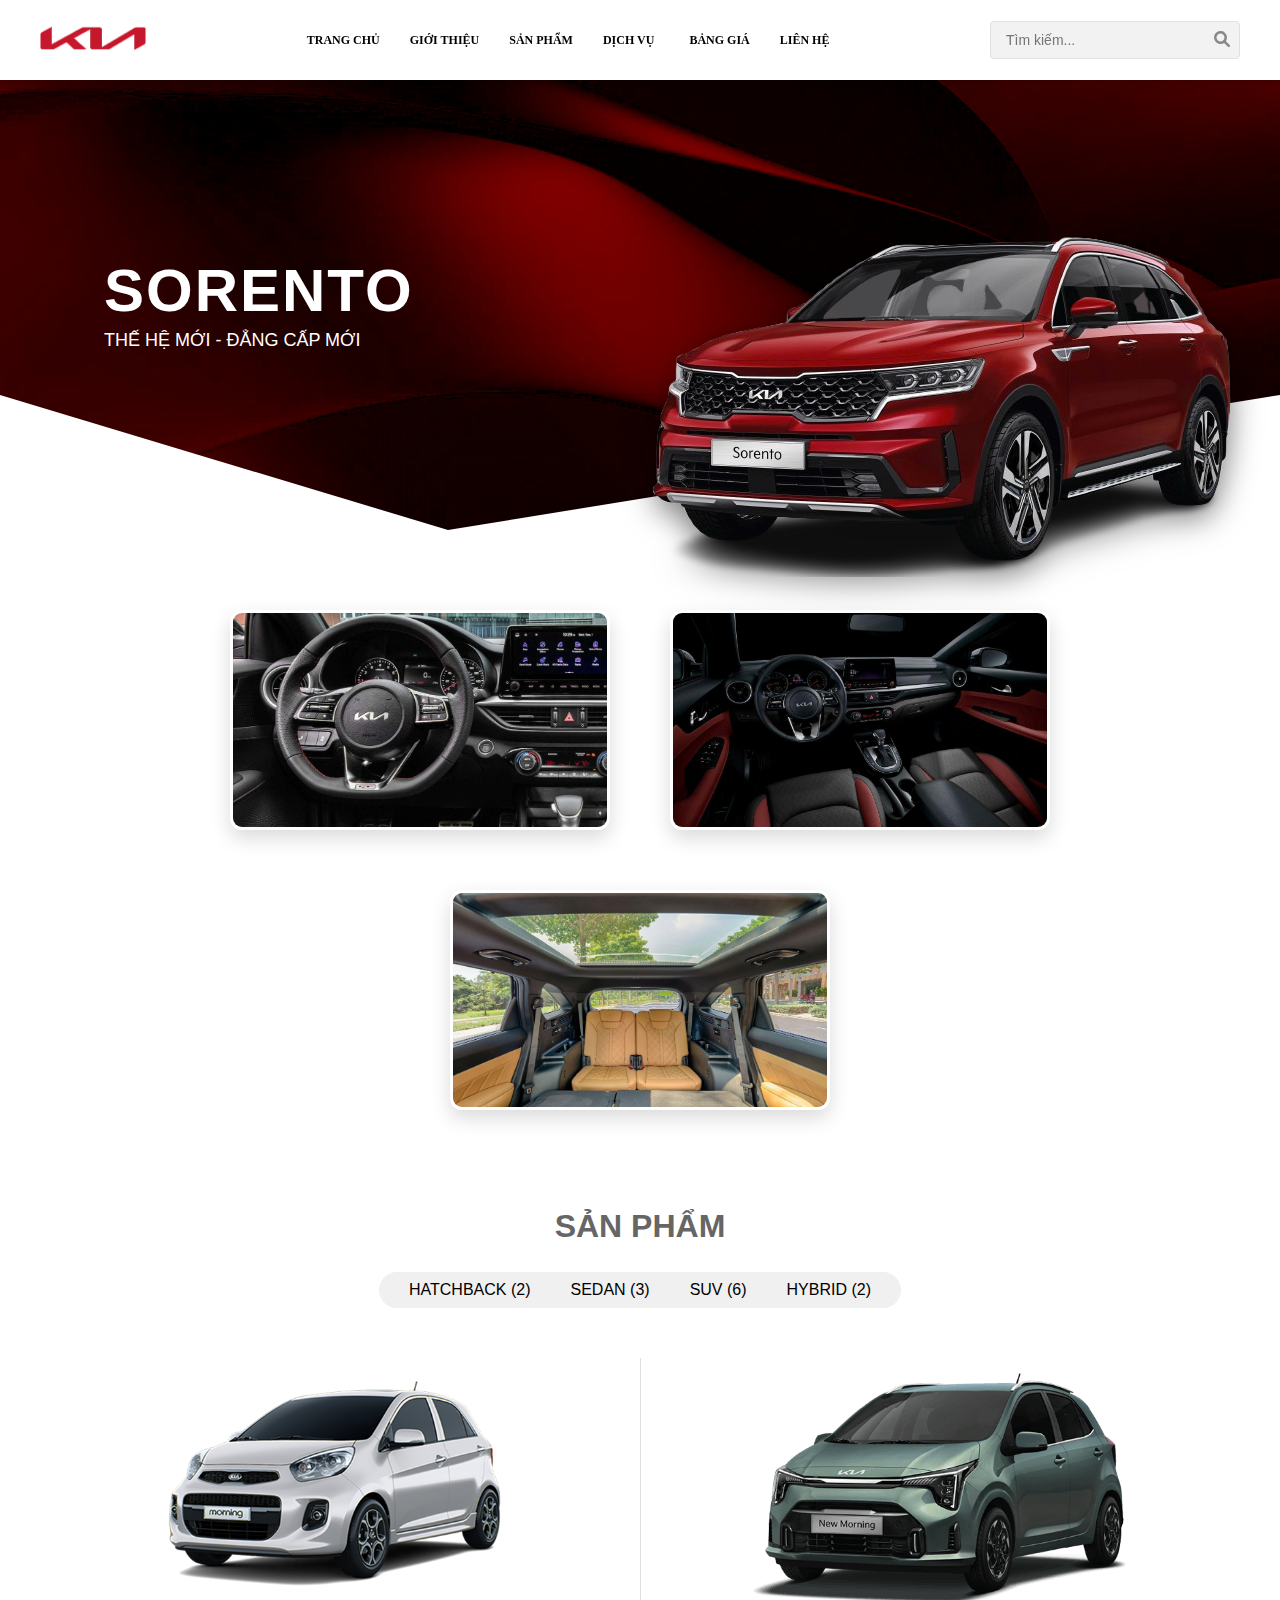
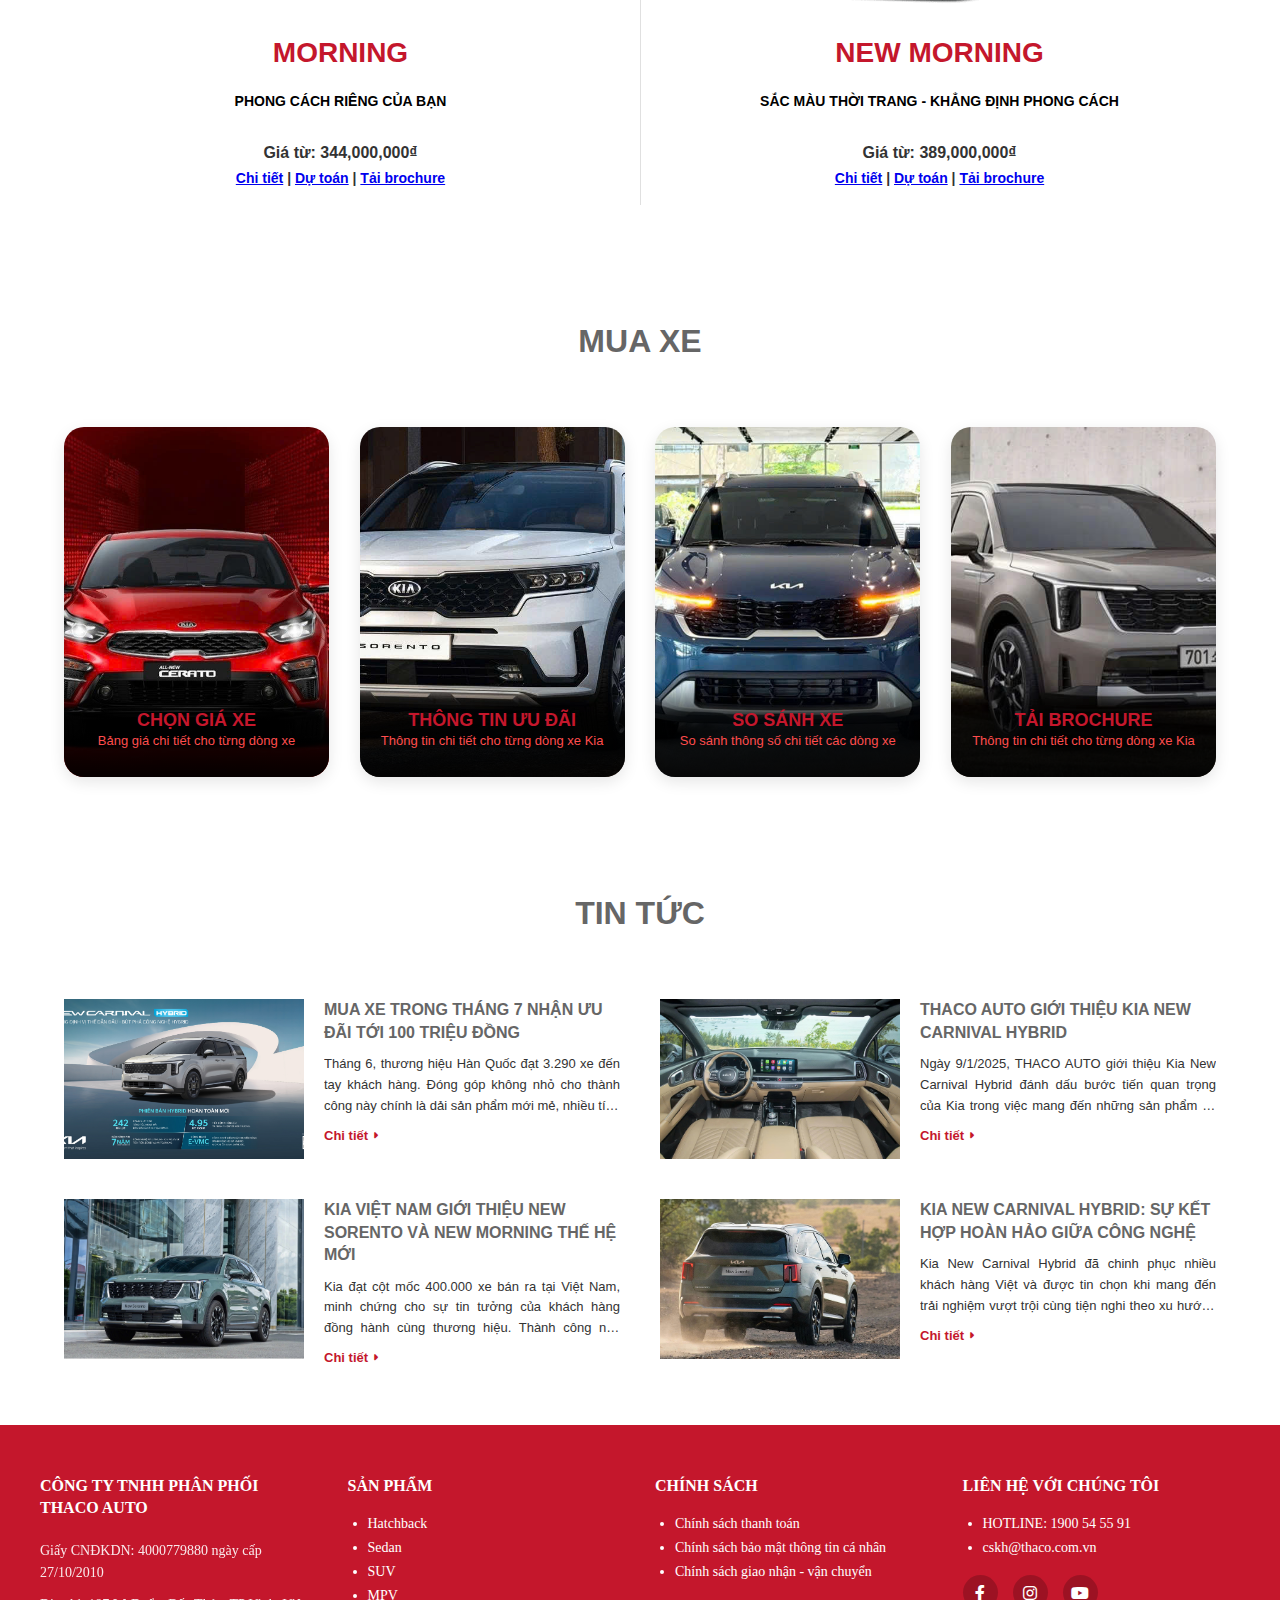
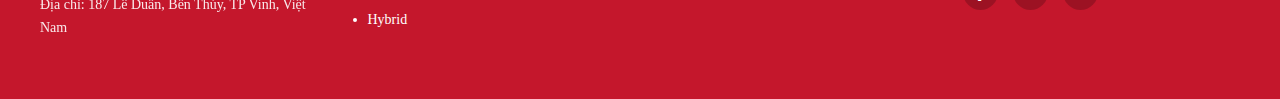
<file: index.html>
<!DOCTYPE html>
<html lang="vi">
  <head>
    <meta charset="UTF-8" />
    <meta name="viewport" content="width=device-width, initial-scale=1.0" />
    <link
      href="https://fonts.googleapis.com/css2?family=Roboto:wght@300;400;500;700&display=swap"
      rel="stylesheet"
    />
    <link
      rel="stylesheet"
      href="https://cdnjs.cloudflare.com/ajax/libs/font-awesome/6.0.0/css/all.min.css"
    />
    <link rel="stylesheet" href="./assets/css/reset.css" />
    <link rel="stylesheet" href="./assets/css/style.css" />
    <title>KIA VIETNAM</title>
  </head>
  <body>
    <header class="site-header">
      <div class="logo">
        <img src="./assets/img/logo.jpg" alt="KIA Logo" />
      </div>

      <nav class="navbar">
        <ul>
          <li><a href="./index.html">Trang chủ</a></li>
          <li><a href="./gioithieu.html">Giới thiệu</a></li>
          <li>
            <a href="./sanpham.html">Sản phẩm </a>
          </li>
          <li>
            <a href="./dichvu.html">Dịch vụ <i></i></a>
          </li>
          <li><a href="./banggia.html">Bảng giá</a></li>
          <li><a href="./lienhe.html">Liên hệ</a></li>
        </ul>
      </nav>
      <div class="search-box">
         <input type="text" id="search-input" placeholder="Tìm kiếm..." />
    
          <button type="submit" id="search-btn"><i class="fas fa-search"></i></button>
       </div>
    </header>
    <main>
      <section class="hero-section">
        <div class="banner-wrapper">
          <div class="banner-bg">
            <img src="./assets/img/anhnen2.jpg" alt="Background Texture" />
          </div>
          <div class="banner-content">
            <div class="text-info">
              <h1>SORENTO</h1>
              <p>THẾ HỆ MỚI - ĐẲNG CẤP MỚI</p>
            </div>

            <div class="car-model">
              <img
                src="./assets/img/oto1-removebg-preview.png"
                alt="Kia Sorento Red"
              />
            </div>
          </div>
        </div>

        <div class="thumbnail-gallery">
          <div class="thumb-item">
            <img src="./assets/img/noithat1.jpg" alt="Interior 1" />
          </div>
          <div class="thumb-item">
            <img src="./assets/img/noithat2.jpg" alt="Interior 2" />
          </div>
          <div class="thumb-item">
            <img src="./assets/img/noithat3.jpg" alt="Interior 3" />
          </div>
        </div>
      </section>
      <section class="product-section">
        <h2 class="section-title">SẢN PHẨM</h2>

        <div class="filter-bar">
          <ul>
            <li class="active">HATCHBACK (2)</li>
            <li>SEDAN (3)</li>
            <li>SUV (6)</li>
            <li>HYBRID (2)</li>
          </ul>
        </div>

        <div class="products-split-layout">
          <div class="product-item">
            <div class="p-image">
              <img src="./assets/img/image 4.png" alt="MORNING" />
            </div>

            <div class="p-info">
              <h3 class="p-name">MORNING</h3>
              <p class="p-slogan">PHONG CÁCH RIÊNG CỦA BẠN</p>

              <div class="p-price-wrapper">
                <p class="p-price">Giá từ: 344,000,000₫</p>
                <div class="p-links">
                  <a href="#">Chi tiết</a> | <a href="#">Dự toán</a> |
                  <a href="#">Tải brochure</a>
                </div>
              </div>
            </div>
          </div>

          <div class="vertical-divider"></div>

          <div class="product-item">
            <div class="p-image">
              <img src="./assets/img/hoto.png" alt="Kia New Morning Green" />
            </div>
            <div class="p-info">
              <h3 class="p-name">NEW MORNING</h3>
              <p class="p-slogan">SẮC MÀU THỜI TRANG - KHẲNG ĐỊNH PHONG CÁCH</p>
              <p class="p-price">Giá từ: 389,000,000₫</p>
              <div class="p-links">
                <a href="#">Chi tiết</a> | <a href="#">Dự toán</a> |
                <a href="#">Tải brochure</a>
              </div>
            </div>
          </div>
        </div>
      </section>
      <section class="buy-car-section">
        <div class="section-header">
          <h2 class="section-title">MUA XE</h2>
        </div>

        <div class="buy-car-grid">
          <a href="#" class="buy-card">
            <div class="card-img">
              <img src="./assets/img/oto6.jpg" alt="Chọn giá xe" />
            </div>
            <div class="card-overlay">
              <h3>CHỌN GIÁ XE</h3>
              <p>Bảng giá chi tiết cho từng dòng xe</p>
            </div>
          </a>

          <a href="#" class="buy-card">
            <div class="card-img">
              <img src="./assets/img/xe7.jpg" alt="Thông tin ưu đãi" />
            </div>
            <div class="card-overlay">
              <h3>THÔNG TIN ƯU ĐÃI</h3>
              <p>Thông tin chi tiết cho từng dòng xe Kia</p>
            </div>
          </a>

          <a href="#" class="buy-card">
            <div class="card-img">
              <img src="./assets/img/xe8.jpg" alt="So sánh xe" />
            </div>
            <div class="card-overlay">
              <h3>SO SÁNH XE</h3>
              <p>So sánh thông số chi tiết các dòng xe</p>
            </div>
          </a>

          <a href="#" class="buy-card">
            <div class="card-img">
              <img src="./assets/img/oto5.jpg" alt="Tải Brochure" />
            </div>
            <div class="card-overlay">
              <h3>TẢI BROCHURE</h3>
              <p>Thông tin chi tiết cho từng dòng xe Kia</p>
            </div>
          </a>
        </div>
      </section>
      <section class="news-section">
        <div class="section-header">
          <h2 class="section-title">TIN TỨC</h2>
        </div>

        <div class="news-grid">
          <article class="news-item">
            <div class="news-thumb">
              <img src="./assets/img/xe12.jpg" alt="Tin tức 1" />
            </div>
            <div class="news-content">
              <h3>MUA XE TRONG THÁNG 7 NHẬN ƯU ĐÃI TỚI 100 TRIỆU ĐỒNG</h3>
              <p>
                Tháng 6, thương hiệu Hàn Quốc đạt 3.290 xe đến tay khách hàng. 
                Đóng góp không nhỏ cho thành công này chính là dải sản phẩm mới mẻ, nhiều tính năng, công nghệ, nhanh chóng cập nhật 
                phiên bản mới so với thị trường quốc tế, cùng chính sách khuyến mãi, ưu đãi hấp dẫn cho người tiêu dùng. Bước sang tháng 7, 
                hãng tiếp tục duy trì và bổ sung chính sách ưu đãi đặc biệt cho các mẫu xe “hot”: Sorento, Cerato và Sedona.
              </p>
              <a href="https://thacoauto.vn/kia-viet-nam-uu-dai-den-100-trieu-dong-trong-thang-7" target="_blank" class="read-more"
                >Chi tiết <i class="fas fa-caret-right"></i
              ></a>
            </div>
          </article>

          <article class="news-item">
            <div class="news-thumb">
              <img src="./assets/img/xe9.jpg" alt="Tin tức 2" />
            </div>
            <div class="news-content">
              <h3>THACO AUTO GIỚI THIỆU KIA NEW CARNIVAL HYBRID</h3>
              <p>
                 Ngày 9/1/2025, THACO AUTO giới thiệu Kia New Carnival Hybrid đánh dấu bước tiến quan trọng của Kia 
                 trong việc mang đến những sản phẩm có hiệu suất vận hành mạnh mẽ, với công nghệ tiên tiến, thân thiện 
                 môi trường, đồng thời khẳng định vị thế dẫn đầu của thương hiệu Kia tại Việt Nam.
              </p>
              <a href="https://ngaynay.vn/xe/thaco-auto-gioi-thieu-kia-new-carnival-hybrid-khang-dinh-vi-the-tien-phong-but-pha-voi-cong-nghe-xanh-hybrid-post155567.html" target="_blank" class="read-more"
                >Chi tiết <i class="fas fa-caret-right"></i
              ></a>
            </div>
          </article>

          <article class="news-item">
            <div class="news-thumb">
              <img src="./assets/img/xe11.jpg" alt="Tin tức 3" />
            </div>
            <div class="news-content">
              <h3>
                KIA VIỆT NAM GIỚI THIỆU NEW SORENTO VÀ NEW MORNING THẾ HỆ MỚI
              </h3>
              <p>
                Kia đạt cột mốc 400.000 xe bán ra tại Việt Nam, minh chứng cho sự tin tưởng của khách hàng đồng hành cùng thương hiệu. 
                Thành công này được xây dựng trên giá trị thương hiệu của THACO AUTO với hệ thống showroom phân phối 
                và xưởng dịch vụ trên khắp toàn quốc cùng các hoạt động hậu mãi tận tâm, chuyên nghiệp. Tiếp nối sự thành 
                công và nhân dịp mùa lễ hội, mua sắm cuối năm, đồng thời đáp ứng nhu cầu ngày càng đa dạng, mang đến nhiều lựa 
                chọn mới cho khách hàng, Kia Việt Nam giới thiệu hai mẫu xe thế hệ mới New Sorento và New Morning với thiết kế mới, 
                công nghệ mới, dẫn đầu xu hướng nâng tầm trải nghiệm cho người dùng.
              </p>
              <a href="https://kiavietnam.com.vn/tin-tuc/chi-tiet/kia-viet-nam-gioi-thieu-new-sorento-va-new-morning-the-he-moi-thiet-ke-moi-cong-nghe-moi-dan-dau-xu-huong" target="_blank" class="read-more"
                >Chi tiết <i class="fas fa-caret-right"></i
              ></a>
            </div>
          </article>

          <article class="news-item">
            <div class="news-thumb">
              <img src="./assets/img/xe10.jpg" alt="Tin tức 4" />
            </div>
            <div class="news-content">
              <h3>
                KIA NEW CARNIVAL HYBRID: SỰ KẾT HỢP HOÀN HẢO GIỮA CÔNG NGHỆ
              </h3>
              <p>
                Kia New Carnival Hybrid đã chinh phục nhiều khách hàng Việt và được tin chọn khi mang đến trải nghiệm vượt trội 
                cùng tiện nghi theo xu hướng mới ở phân khúc xe cao cấp cỡ lớn. Đồng thời, mẫu xe cũng là sự kết hợp hoàn hảo giữa công 
                nghệ xanh Hybrid và không gian cá nhân hóa theo phong cách của chủ nhân, tôn vinh đẳng cấp của chủ sở hữu.  Với lũy kế hơn 26.000 khách
                 hàng sở hữu trên khắp toàn quốc, Kia New Carnival đã khẳng định vị thế là lựa chọn hàng đầu của khách hàng Việt khi sở hữu mẫu xe cao cấp,
                  sang trọng cỡ lớn. Đặc biệt, phiên bản Hybrid với nhiều giá trị vượt trội, dẫn đầu xu hướng mới đã giúp Kia New Carnival tiếp tục chinh phục 
                  được niềm tin của số đông khách hàng. 
                Từ thiết kế sang trọng và đẳng cấp theo xu hướng mới lấy cảm hứng từ thành tố đậm chất thiên nhiên cho đến nội thất rộng rãi chuẩn thương 
                gia là sự kết hợp hài hòa của không gian 7 chỗ được thiết kế thông minh với ghế da cao cấp, ôm sát cơ thể, tích hợp nhiều tính năng hiện đại 
                mang đến trải nghiệm thư thái tối đa trên mỗi hành trình. Cửa trượt điện thông minh và sang trọng trên Kia New Carnival Hybrid mang lại trải 
                nghiệm đẳng cấp với phong thái lịch sự, chuyên nghiệp dành cho doanh nhân phục vụ công việc.  
              </p>
              <a href="https://kiavietnam.com.vn/tin-tuc/chi-tiet/kia-new-carnival-hybrid-su-ket-hop-hoan-hao-giua-cong-nghe-hybrid-va-khong-gian-ca-nhan-hoa" target="_blank" class="read-more"
                >Chi tiết <i class="fas fa-caret-right"></i
              ></a>
            </div>
          </article>
        </div>
      </section>
    </main>
    <footer><footer class="site-footer">
        <div class="footer-container">
            
            <div class="footer-col company-info">
                <h3>CÔNG TY TNHH PHÂN PHỐI THACO AUTO</h3>
                <p>Giấy CNĐKDN: 4000779880 ngày cấp 27/10/2010</p>
                <p>Địa chỉ: 187 Lê Duẩn, Bến Thủy, TP Vinh, Việt Nam</p>
            </div>

            <div class="footer-col">
                <h3>SẢN PHẨM</h3>
                <ul>
                    <li><a href="#">Hatchback</a></li>
                    <li><a href="#">Sedan</a></li>
                    <li><a href="#">SUV</a></li>
                    <li><a href="#">MPV</a></li>
                    <li><a href="#">Hybrid</a></li>
                </ul>
            </div>

            <div class="footer-col">
                <h3>CHÍNH SÁCH</h3>
                <ul>
                    <li><a href="#">Chính sách thanh toán</a></li>
                    <li><a href="#">Chính sách bảo mật thông tin cá nhân</a></li>
                    <li><a href="#">Chính sách giao nhận - vận chuyển</a></li>
                </ul>
            </div>

            <div class="footer-col contact-col">
                <h3>LIÊN HỆ VỚI CHÚNG TÔI</h3>
                <ul class="contact-list">
                    <li>HOTLINE: 1900 54 55 91</li>
                    <li>cskh@thaco.com.vn</li>
                </ul>
                <div class="social-icons">
                    <a href="#"><i class="fab fa-facebook-f"></i></a>
                    <a href="#"><i class="fab fa-instagram"></i></a>
                    <a href="#"><i class="fab fa-youtube"></i></a>
                </div>
            </div>

        </div>
    </footer>
    <script src="./script.js"></script>
  </body>
</html>
</file>
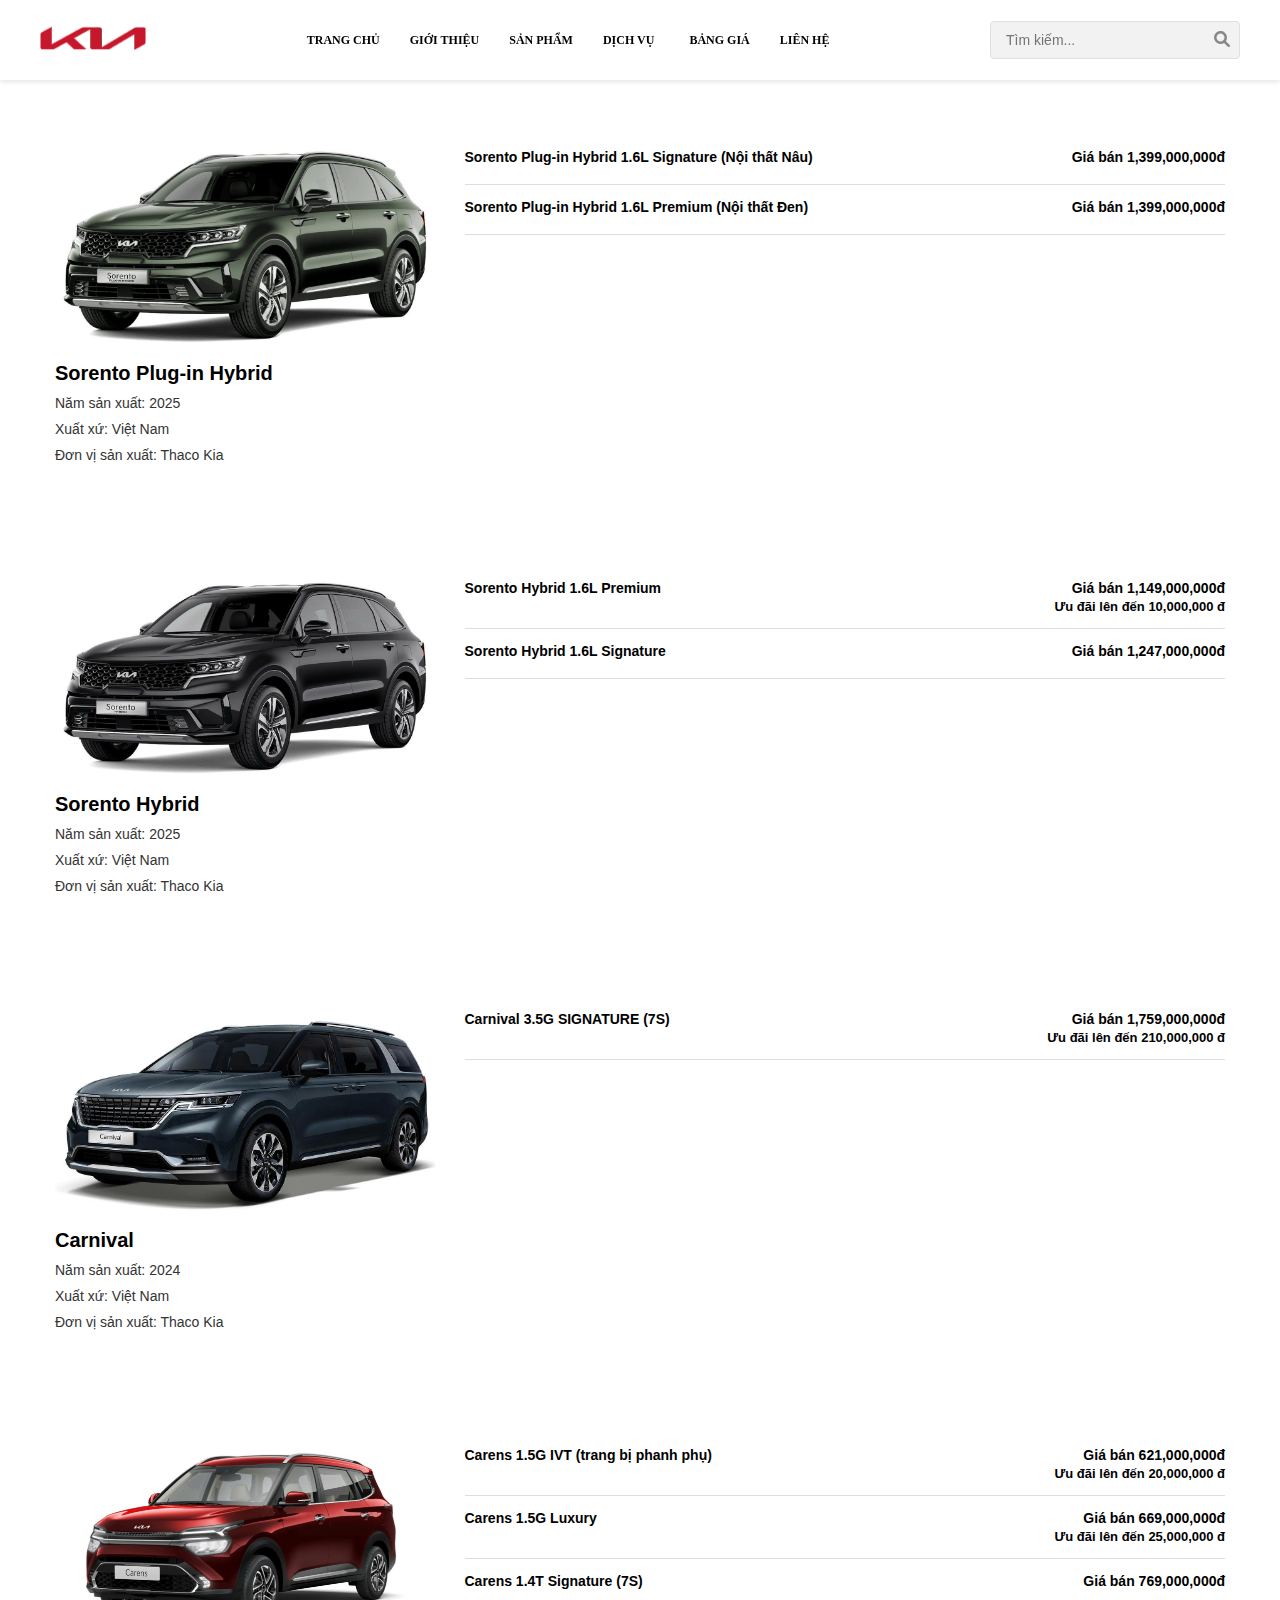
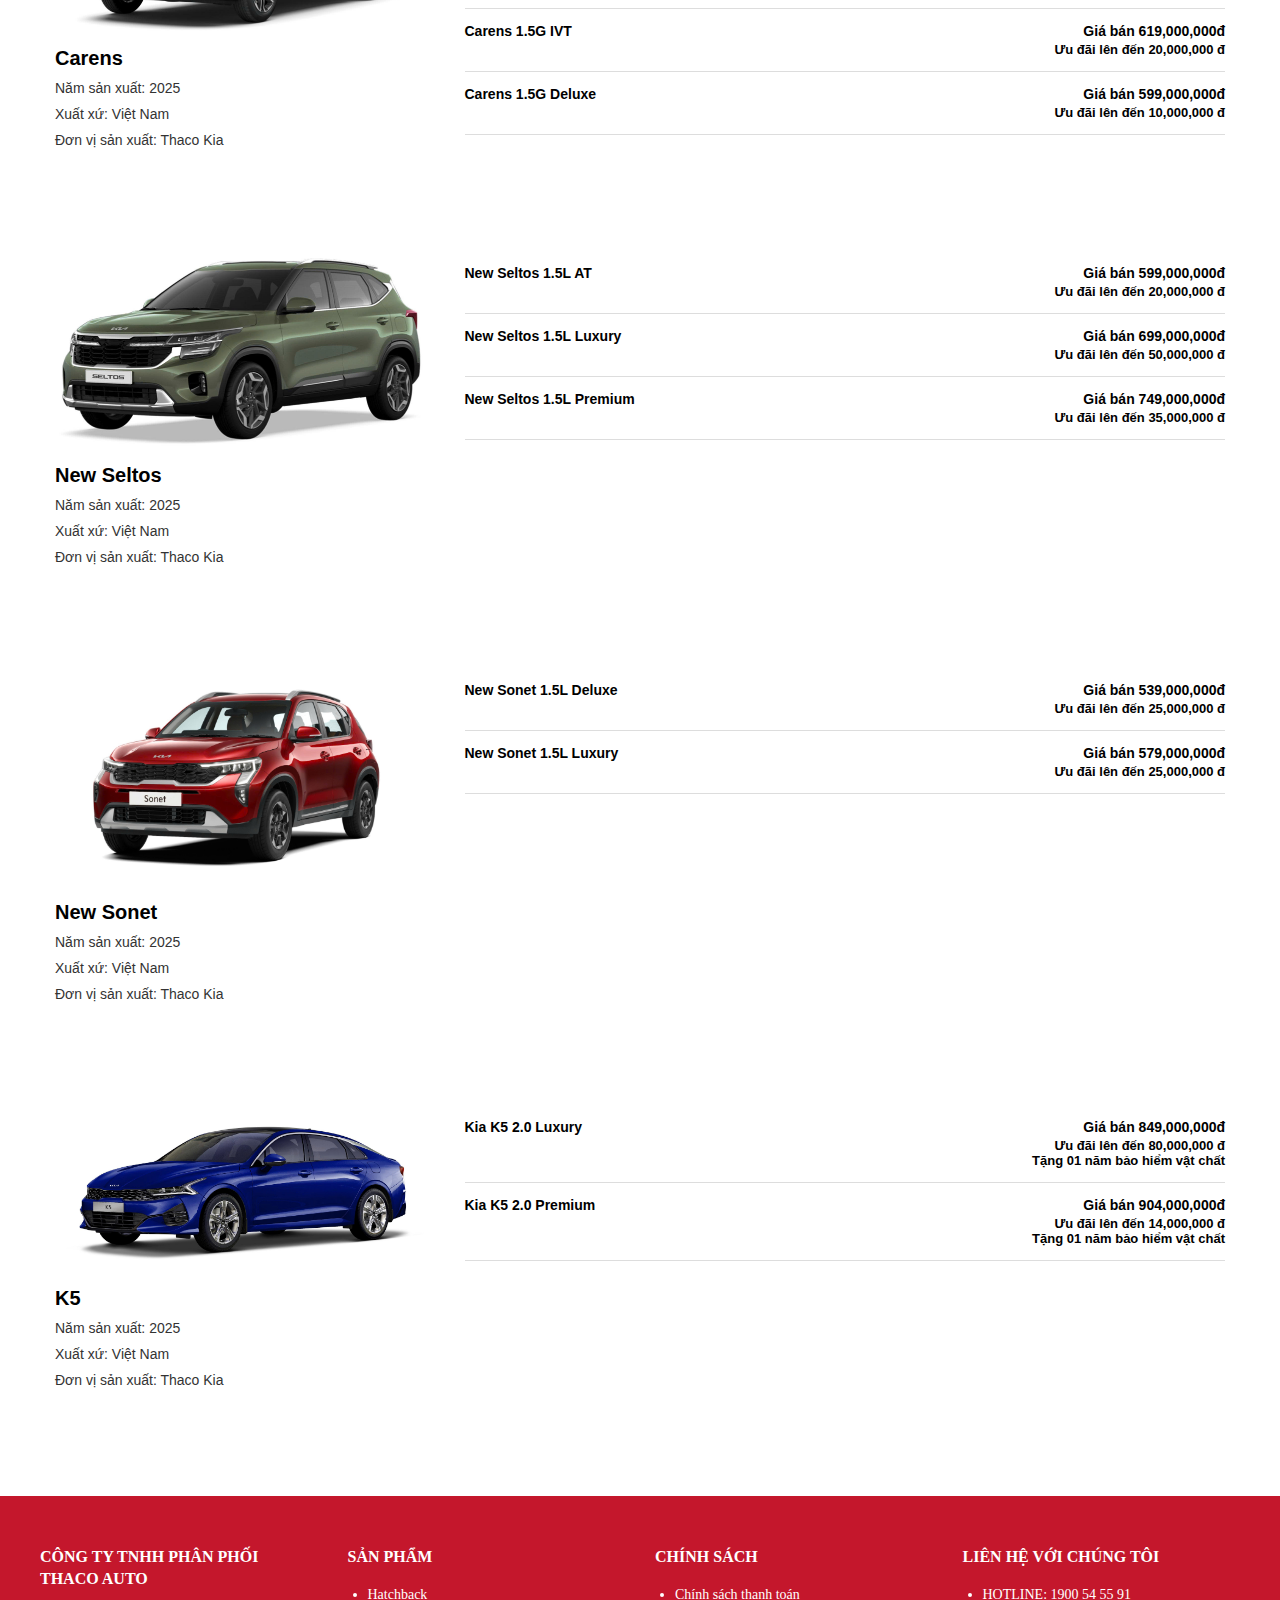
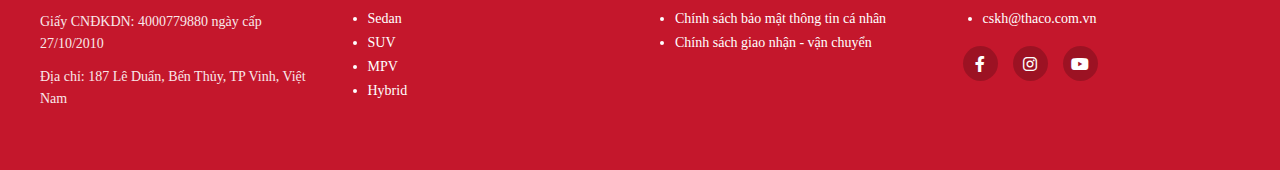
<file: banggia.html>
<!DOCTYPE html>
  <head>
    <meta charset="UTF-8" />
    <meta name="viewport" content="width=device-width, initial-scale=1.0" />
    <link
      href="https://fonts.googleapis.com/css2?family=Roboto:wght@300;400;500;700&display=swap"
      rel="stylesheet"
    />
    <link
      rel="stylesheet"
      href="https://cdnjs.cloudflare.com/ajax/libs/font-awesome/6.0.0/css/all.min.css"
    />
    <link rel="stylesheet" href="./assets/css/reset.css" />
    <link rel="stylesheet" href="./assets/css/style.css" />
    <link rel="stylesheet" href="./assets/css/banggia.css">
    <title>KIA VIETNAM</title>
  </head>
  <body>
    <header class="site-header">
      <div class="logo">
        <img src="./assets/img/logo.jpg" alt="KIA Logo" />
      </div>

      <nav class="navbar">
        <ul>
          <li><a href="./index.html">Trang chủ</a></li>
          <li><a href="./gioithieu.html">Giới thiệu</a></li>
          <li>
            <a href="./sanpham.html">Sản phẩm </a>
          </li>
          <li>
            <a href="./dichvu.html">Dịch vụ <i></i></a>
          </li>
          <li><a href="./banggia.html">Bảng giá</a></li>
          <li><a href="./lienhe.html">Liên hệ</a></li>
        </ul>
      </nav>
      <div class="search-box">
         <input type="text" id="search-input" placeholder="Tìm kiếm..." />
    
          <button type="submit" id="search-btn"><i class="fas fa-search"></i></button>
       </div>
    </header>
    <main class="price-list-container">
    <div class="container">

        <div class="car-item">
            <div class="car-info">
                <div class="car-image">
                    <img src="./assets/img/xe24.jpg" alt="Sorento Plug-in Hybrid">
                </div>
                <div class="car-specs">
                    <h2 class="car-name">Sorento Plug-in Hybrid</h2>
                    <p><strong>Năm sản xuất:</strong> 2025</p>
                    <p><strong>Xuất xứ:</strong> Việt Nam</p>
                    <p><strong>Đơn vị sản xuất:</strong> Thaco Kia</p>
                </div>
            </div>
            <div class="car-variants">
                <div class="variant-row">
                    <div class="variant-name">Sorento Plug-in Hybrid 1.6L Signature (Nội thất Nâu)</div>
                    <div class="variant-price">
                        <span class="price-main">Giá bán 1,399,000,000đ</span>
                    </div>
                </div>
                <div class="variant-row">
                    <div class="variant-name">Sorento Plug-in Hybrid 1.6L Premium (Nội thất Đen)</div>
                    <div class="variant-price">
                        <span class="price-main">Giá bán 1,399,000,000đ</span>
                    </div>
                </div>
            </div>
        </div>

        <div class="car-item">
            <div class="car-info">
                <div class="car-image">
                    <img src="./assets/img/xe25.jpg" alt="Sorento Hybrid">
                </div>
                <div class="car-specs">
                    <h2 class="car-name">Sorento Hybrid</h2>
                    <p><strong>Năm sản xuất:</strong> 2025</p>
                    <p><strong>Xuất xứ:</strong> Việt Nam</p>
                    <p><strong>Đơn vị sản xuất:</strong> Thaco Kia</p>
                </div>
            </div>
            <div class="car-variants">
                <div class="variant-row">
                    <div class="variant-name">Sorento Hybrid 1.6L Premium</div>
                    <div class="variant-price">
                        <span class="price-main">Giá bán 1,149,000,000đ</span>
                        <span class="price-promo">Ưu đãi lên đến 10,000,000 đ</span>
                    </div>
                </div>
                <div class="variant-row">
                    <div class="variant-name">Sorento Hybrid 1.6L Signature</div>
                    <div class="variant-price">
                        <span class="price-main">Giá bán 1,247,000,000đ</span>
                    </div>
                </div>
            </div>
        </div>

        <div class="car-item">
            <div class="car-info">
                <div class="car-image">
                    <img src="./assets/img/xe26.jpg" alt="Kia Carnival">
                </div>
                <div class="car-specs">
                    <h2 class="car-name">Carnival</h2>
                    <p><strong>Năm sản xuất:</strong> 2024</p>
                    <p><strong>Xuất xứ:</strong> Việt Nam</p>
                    <p><strong>Đơn vị sản xuất:</strong> Thaco Kia</p>
                </div>
            </div>
            <div class="car-variants">
                <div class="variant-row">
                    <div class="variant-name">Carnival 3.5G SIGNATURE (7S)</div>
                    <div class="variant-price">
                        <span class="price-main">Giá bán 1,759,000,000đ</span>
                        <span class="price-promo">Ưu đãi lên đến 210,000,000 đ</span>
                    </div>
                </div>
            </div>
        </div>

        <div class="car-item">
            <div class="car-info">
                <div class="car-image">
                    <img src="./assets/img/xe27.jpg" alt="Kia Carens">
                </div>
                <div class="car-specs">
                    <h2 class="car-name">Carens</h2>
                    <p><strong>Năm sản xuất:</strong> 2025</p>
                    <p><strong>Xuất xứ:</strong> Việt Nam</p>
                    <p><strong>Đơn vị sản xuất:</strong> Thaco Kia</p>
                </div>
            </div>
            <div class="car-variants">
                <div class="variant-row">
                    <div class="variant-name">Carens 1.5G IVT (trang bị phanh phụ)</div>
                    <div class="variant-price">
                        <span class="price-main">Giá bán 621,000,000đ</span>
                        <span class="price-promo">Ưu đãi lên đến 20,000,000 đ</span>
                    </div>
                </div>
                <div class="variant-row">
                    <div class="variant-name">Carens 1.5G Luxury</div>
                    <div class="variant-price">
                        <span class="price-main">Giá bán 669,000,000đ</span>
                        <span class="price-promo">Ưu đãi lên đến 25,000,000 đ</span>
                    </div>
                </div>
                <div class="variant-row">
                    <div class="variant-name">Carens 1.4T Signature (7S)</div>
                    <div class="variant-price">
                        <span class="price-main">Giá bán 769,000,000đ</span>
                    </div>
                </div>
                <div class="variant-row">
                    <div class="variant-name">Carens 1.5G IVT</div>
                    <div class="variant-price">
                        <span class="price-main">Giá bán 619,000,000đ</span>
                        <span class="price-promo">Ưu đãi lên đến 20,000,000 đ</span>
                    </div>
                </div>
                <div class="variant-row">
                    <div class="variant-name">Carens 1.5G Deluxe</div>
                    <div class="variant-price">
                        <span class="price-main">Giá bán 599,000,000đ</span>
                        <span class="price-promo">Ưu đãi lên đến 10,000,000 đ</span>
                    </div>
                </div>
            </div>
        </div>

        <div class="car-item">
            <div class="car-info">
                <div class="car-image">
                    <img src="./assets/img/xe29.jpg" alt="Kia New Seltos">
                </div>
                <div class="car-specs">
                    <h2 class="car-name">New Seltos</h2>
                    <p><strong>Năm sản xuất:</strong> 2025</p>
                    <p><strong>Xuất xứ:</strong> Việt Nam</p>
                    <p><strong>Đơn vị sản xuất:</strong> Thaco Kia</p>
                </div>
            </div>
            <div class="car-variants">
                <div class="variant-row">
                    <div class="variant-name">New Seltos 1.5L AT</div>
                    <div class="variant-price">
                        <span class="price-main">Giá bán 599,000,000đ</span>
                        <span class="price-promo">Ưu đãi lên đến 20,000,000 đ</span>
                    </div>
                </div>
                <div class="variant-row">
                    <div class="variant-name">New Seltos 1.5L Luxury</div>
                    <div class="variant-price">
                        <span class="price-main">Giá bán 699,000,000đ</span>
                        <span class="price-promo">Ưu đãi lên đến 50,000,000 đ</span>
                    </div>
                </div>
                <div class="variant-row">
                    <div class="variant-name">New Seltos 1.5L Premium</div>
                    <div class="variant-price">
                        <span class="price-main">Giá bán 749,000,000đ</span>
                        <span class="price-promo">Ưu đãi lên đến 35,000,000 đ</span>
                    </div>
                </div>
            </div>
        </div>

        <div class="car-item">
            <div class="car-info">
                <div class="car-image">
                    <img src="./assets/img/xe28.jpg" alt="Kia New Sonet">
                </div>
                <div class="car-specs">
                    <h2 class="car-name">New Sonet</h2>
                    <p><strong>Năm sản xuất:</strong> 2025</p>
                    <p><strong>Xuất xứ:</strong> Việt Nam</p>
                    <p><strong>Đơn vị sản xuất:</strong> Thaco Kia</p>
                </div>
            </div>
            <div class="car-variants">
                <div class="variant-row">
                    <div class="variant-name">New Sonet 1.5L Deluxe</div>
                    <div class="variant-price">
                        <span class="price-main">Giá bán 539,000,000đ</span>
                        <span class="price-promo">Ưu đãi lên đến 25,000,000 đ</span>
                    </div>
                </div>
                <div class="variant-row">
                    <div class="variant-name">New Sonet 1.5L Luxury</div>
                    <div class="variant-price">
                        <span class="price-main">Giá bán 579,000,000đ</span>
                        <span class="price-promo">Ưu đãi lên đến 25,000,000 đ</span>
                    </div>
                </div>
            </div>
        </div>

        <div class="car-item">
            <div class="car-info">
                <div class="car-image">
                    <img src="./assets/img/xe30.jpg" alt="Kia K5">
                </div>
                <div class="car-specs">
                    <h2 class="car-name">K5</h2>
                    <p><strong>Năm sản xuất:</strong> 2025</p>
                    <p><strong>Xuất xứ:</strong> Việt Nam</p>
                    <p><strong>Đơn vị sản xuất:</strong> Thaco Kia</p>
                </div>
            </div>
            <div class="car-variants">
                <div class="variant-row">
                    <div class="variant-name">Kia K5 2.0 Luxury</div>
                    <div class="variant-price">
                        <span class="price-main">Giá bán 849,000,000đ</span>
                        <span class="price-promo">Ưu đãi lên đến 80,000,000 đ</span>
                        <span class="price-promo">Tặng 01 năm bảo hiểm vật chất</span>
                    </div>
                </div>
                <div class="variant-row">
                    <div class="variant-name">Kia K5 2.0 Premium</div>
                    <div class="variant-price">
                        <span class="price-main">Giá bán 904,000,000đ</span>
                        <span class="price-promo">Ưu đãi lên đến 14,000,000 đ</span>
                        <span class="price-promo">Tặng 01 năm bảo hiểm vật chất</span>
                    </div>
                </div>
            </div>
        </div>

    </div>
</main>
 <footer><footer class="site-footer">
        <div class="footer-container">
            
            <div class="footer-col company-info">
                <h3>CÔNG TY TNHH PHÂN PHỐI THACO AUTO</h3>
                <p>Giấy CNĐKDN: 4000779880 ngày cấp 27/10/2010</p>
                <p>Địa chỉ: 187 Lê Duẩn, Bến Thủy, TP Vinh, Việt Nam</p>
            </div>

            <div class="footer-col">
                <h3>SẢN PHẨM</h3>
                <ul>
                    <li><a href="#">Hatchback</a></li>
                    <li><a href="#">Sedan</a></li>
                    <li><a href="#">SUV</a></li>
                    <li><a href="#">MPV</a></li>
                    <li><a href="#">Hybrid</a></li>
                </ul>
            </div>

            <div class="footer-col">
                <h3>CHÍNH SÁCH</h3>
                <ul>
                    <li><a href="#">Chính sách thanh toán</a></li>
                    <li><a href="#">Chính sách bảo mật thông tin cá nhân</a></li>
                    <li><a href="#">Chính sách giao nhận - vận chuyển</a></li>
                </ul>
            </div>

            <div class="footer-col contact-col">
                <h3>LIÊN HỆ VỚI CHÚNG TÔI</h3>
                <ul class="contact-list">
                    <li>HOTLINE: 1900 54 55 91</li>
                    <li>cskh@thaco.com.vn</li>
                </ul>
                <div class="social-icons">
                    <a href="#"><i class="fab fa-facebook-f"></i></a>
                    <a href="#"><i class="fab fa-instagram"></i></a>
                    <a href="#"><i class="fab fa-youtube"></i></a>
                </div>
            </div>
        </div>
    </footer>
    <script src="./script.js"></script>
  </body>
</html>
</file>
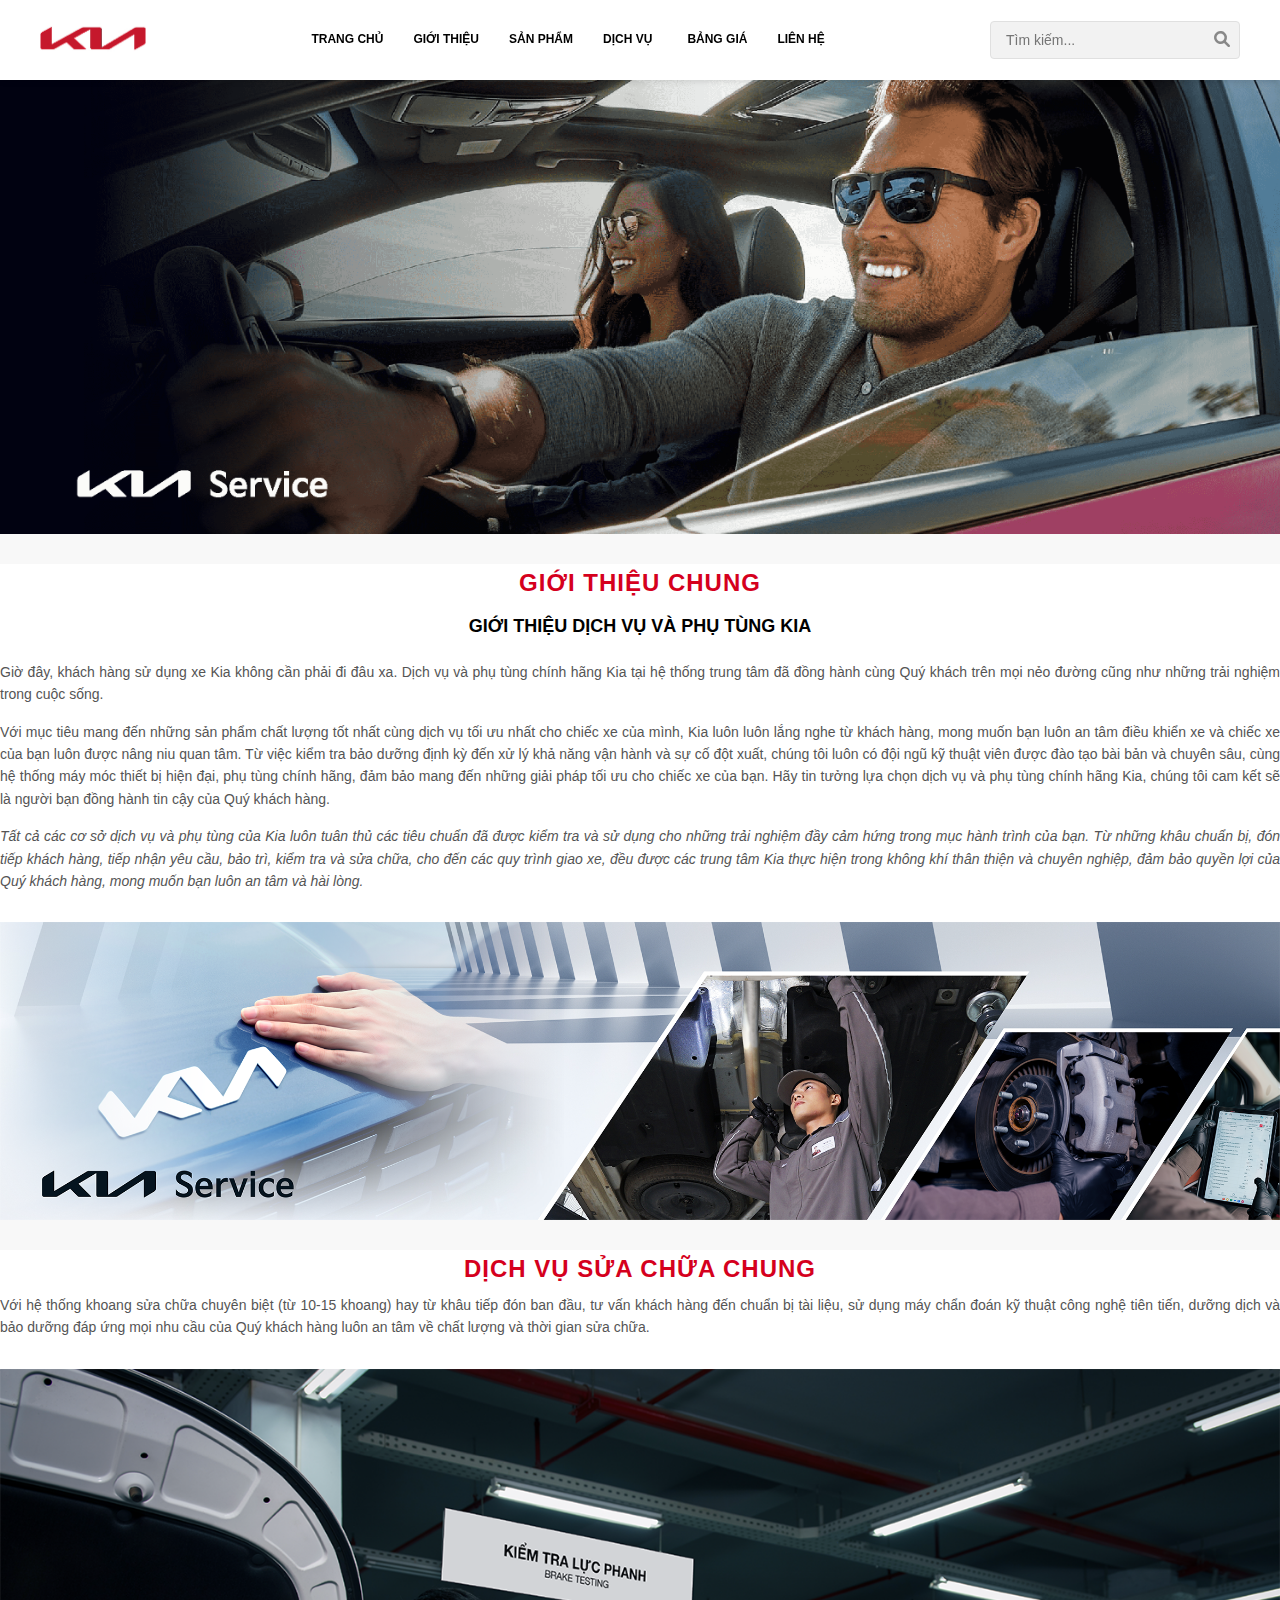
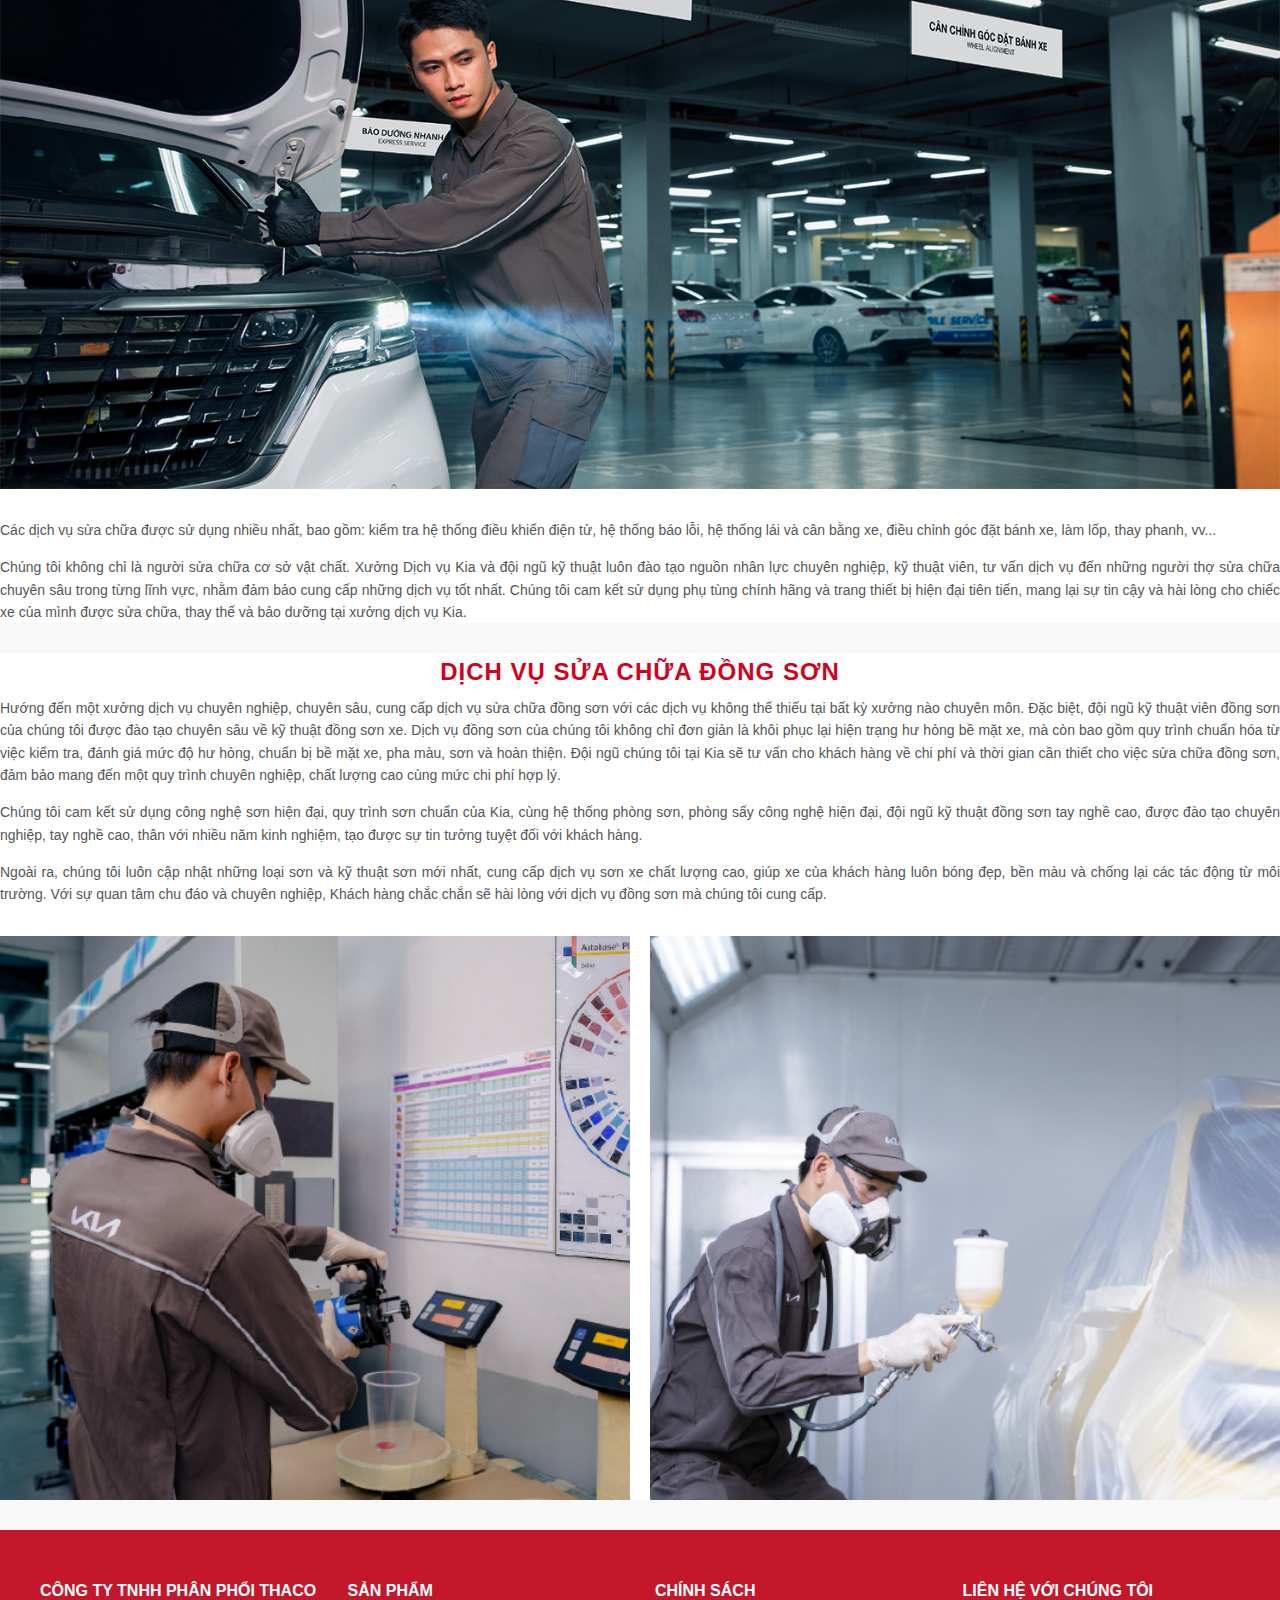
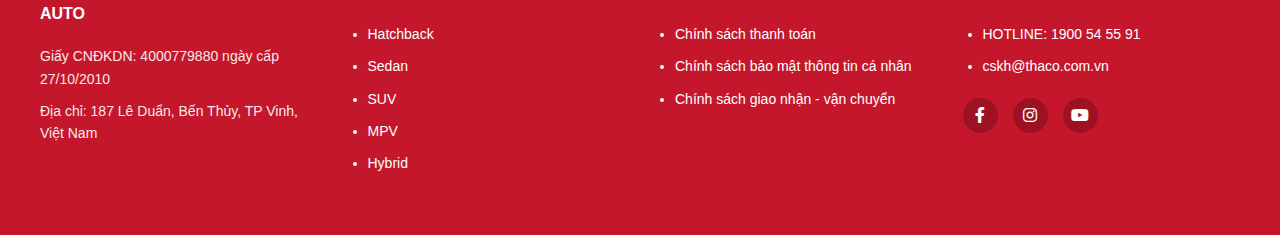
<file: dichvu.html>
<!DOCTYPE html>
<html lang="vi">
  <head>
    <meta charset="UTF-8" />
    <meta name="viewport" content="width=device-width, initial-scale=1.0" />
    <link
      href="https://fonts.googleapis.com/css2?family=Roboto:wght@300;400;500;700&display=swap"
      rel="stylesheet"
    />
    <link
      rel="stylesheet"
      href="https://cdnjs.cloudflare.com/ajax/libs/font-awesome/6.0.0/css/all.min.css"
    />
    <link rel="stylesheet" href="./assets/css/reset.css" />
    <link rel="stylesheet" href="./assets/css/style.css" />
    <link rel="stylesheet" href="./assets/css/dichvu.css">
    <title>KIA VIETNAM</title>
  </head>
  <body>
<header class="site-header">
      <div class="logo">
        <img src="./assets/img/logo.jpg" alt="KIA Logo" />
      </div>

      <nav class="navbar">
        <ul>
          <li><a href="./index.html">Trang chủ</a></li>
          <li><a href="./gioithieu.html">Giới thiệu</a></li>
          <li>
            <a href="./sanpham.html">Sản phẩm</a>
          </li>
          <li>
            <a href="./dichvu.html">Dịch vụ <i></i></a>
          </li>
          <li><a href="./banggia.html">Bảng giá</a></li>
          <li><a href="./lienhe.html">Liên hệ</a></li>
        </ul>
      </nav>
     <div class="search-box">
         <input type="text" id="search-input" placeholder="Tìm kiếm..." />
    
          <button type="submit" id="search-btn"><i class="fas fa-search"></i></button>
       </div>
    </header>
    <main> 
   <main>
<main>
   <section class="kia-banner">
        <div class="banner-image-container">
            <img src="./assets/img/hai1.png" alt="Kia Service" class="banner-image">
            
            </div>
        </div>
    </section>

    <section class="section-padding introduction-section">
        <h2 class="section-heading">GIỚI THIỆU CHUNG</h2>
        <h3 class="subsection-heading">GIỚI THIỆU DỊCH VỤ VÀ PHỤ TÙNG KIA</h3>
        <p class="intro-text">Giờ đây, khách hàng sử dụng xe Kia không cần phải đi đâu xa. Dịch vụ và phụ tùng chính hãng Kia tại hệ thống trung tâm đã đồng hành cùng Quý khách trên mọi nẻo đường cũng như những trải nghiệm trong cuộc sống.</p>
        <p class="intro-text">Với mục tiêu mang đến những sản phẩm chất lượng tốt nhất cùng dịch vụ tối ưu nhất cho chiếc xe của mình, Kia luôn luôn lắng nghe từ khách hàng, mong muốn bạn luôn an tâm điều khiển xe và chiếc xe của bạn luôn được nâng niu quan tâm. Từ việc kiểm tra bảo dưỡng định kỳ đến xử lý khả năng vận hành và sự cố đột xuất, chúng tôi luôn có đội ngũ kỹ thuật viên được đào tạo bài bản và chuyên sâu, cùng hệ thống máy móc thiết bị hiện đại, phụ tùng chính hãng, đảm bảo mang đến những giải pháp tối ưu cho chiếc xe của bạn. Hãy tin tưởng lựa chọn dịch vụ và phụ tùng chính hãng Kia, chúng tôi cam kết sẽ là người bạn đồng hành tin cậy của Quý khách hàng.</p>
        <p class="intro-note">Tất cả các cơ sở dịch vụ và phụ tùng của Kia luôn tuân thủ các tiêu chuẩn đã được kiểm tra và sử dụng cho những trải nghiệm đầy cảm hứng trong mục hành trình của bạn. Từ những khâu chuẩn bị, đón tiếp khách hàng, tiếp nhận yêu cầu, bảo trì, kiểm tra và sửa chữa, cho đến các quy trình giao xe, đều được các trung tâm Kia thực hiện trong không khí thân thiện và chuyên nghiệp, đảm bảo quyền lợi của Quý khách hàng, mong muốn bạn luôn an tâm và hài lòng.</p>

        <div class="image-full-width">
            <img src="./assets/img/hai3.png" alt="Xưởng dịch vụ và kỹ thuật viên Kia" class="full-width-img">
        </div>
    </section>

    <section class="section-padding repair-section">
        <h2 class="section-heading">DỊCH VỤ SỬA CHỮA CHUNG</h2>
        <p class="section-description">Với hệ thống khoang sửa chữa chuyên biệt (từ 10-15 khoang) hay từ khâu tiếp đón ban đầu, tư vấn khách hàng đến chuẩn bị tài liệu, sử dụng máy chẩn đoán kỹ thuật công nghệ tiên tiến, dưỡng dịch và bảo dưỡng đáp ứng mọi nhu cầu của Quý khách hàng luôn an tâm về chất lượng và thời gian sửa chữa.</p>

        <div class="image-full-width">
            <img src="./assets/img/hai2.png" alt="Kỹ thuật viên sửa chữa chung" class="full-width-img">
        </div>

        <p class="section-description-2">Các dịch vụ sửa chữa được sử dụng nhiều nhất, bao gồm: kiểm tra hệ thống điều khiển điện tử, hệ thống báo lỗi, hệ thống lái và cân bằng xe, điều chỉnh góc đặt bánh xe, làm lốp, thay phanh, vv...</p>
        <p class="section-description-2">Chúng tôi không chỉ là người sửa chữa cơ sở vật chất. Xưởng Dịch vụ Kia và đội ngũ kỹ thuật luôn đào tạo nguồn nhân lực chuyên nghiệp, kỹ thuật viên, tư vấn dịch vụ đến những người thợ sửa chữa chuyên sâu trong từng lĩnh vực, nhằm đảm bảo cung cấp những dịch vụ tốt nhất. Chúng tôi cam kết sử dụng phụ tùng chính hãng và trang thiết bị hiện đại tiên tiến, mang lại sự tin cậy và hài lòng cho chiếc xe của mình được sửa chữa, thay thế và bảo dưỡng tại xưởng dịch vụ Kia.</p>
    </section>

    <section class="section-padding body-paint-section">
        <h2 class="section-heading">DỊCH VỤ SỬA CHỮA ĐỒNG SƠN</h2>
        <p class="section-description">Hướng đến một xưởng dịch vụ chuyên nghiệp, chuyên sâu, cung cấp dịch vụ sửa chữa đồng sơn với các dịch vụ không thể thiếu tại bất kỳ xưởng nào chuyên môn. Đặc biệt, đội ngũ kỹ thuật viên đồng sơn của chúng tôi được đào tạo chuyên sâu về kỹ thuật đồng sơn xe. Dịch vụ đồng sơn của chúng tôi không chỉ đơn giản là khôi phục lại hiện trạng hư hỏng bề mặt xe, mà còn bao gồm quy trình chuẩn hóa từ việc kiểm tra, đánh giá mức độ hư hỏng, chuẩn bị bề mặt xe, pha màu, sơn và hoàn thiện. Đội ngũ chúng tôi tại Kia sẽ tư vấn cho khách hàng về chi phí và thời gian cần thiết cho việc sửa chữa đồng sơn, đảm bảo mang đến một quy trình chuyên nghiệp, chất lượng cao cùng mức chi phí hợp lý.</p>
        <p class="section-description-2">Chúng tôi cam kết sử dụng công nghệ sơn hiện đại, quy trình sơn chuẩn của Kia, cùng hệ thống phòng sơn, phòng sấy công nghệ hiện đại, đội ngũ kỹ thuật đồng sơn tay nghề cao, được đào tạo chuyên nghiệp, tay nghề cao, thân với nhiều năm kinh nghiệm, tạo được sự tin tưởng tuyệt đối với khách hàng.</p>
        <p class="section-description-2">Ngoài ra, chúng tôi luôn cập nhật những loại sơn và kỹ thuật sơn mới nhất, cung cấp dịch vụ sơn xe chất lượng cao, giúp xe của khách hàng luôn bóng đẹp, bền màu và chống lại các tác động từ môi trường. Với sự quan tâm chu đáo và chuyên nghiệp, Khách hàng chắc chắn sẽ hài lòng với dịch vụ đồng sơn mà chúng tôi cung cấp.</p>

        <div class="body-paint-images">
            <div class="image-pair">
                <img src="./assets/img/hai4 (1).png" alt="Kỹ thuật viên đồng sơn với máy tính" class="body-paint-img">
            </div>
            <div class="image-pair">
                <img src="./assets/img/hai5.png" alt="Kỹ thuật viên phun sơn" class="body-paint-img">
            </div>
        </div>
    </section>
    </main>
    <footer>
     <footer><footer class="site-footer">
        <div class="footer-container">
            
            <div class="footer-col company-info">
                <h3>CÔNG TY TNHH PHÂN PHỐI THACO AUTO</h3>
                <p>Giấy CNĐKDN: 4000779880 ngày cấp 27/10/2010</p>
                <p>Địa chỉ: 187 Lê Duẩn, Bến Thủy, TP Vinh, Việt Nam</p>
            </div>

            <div class="footer-col">
                <h3>SẢN PHẨM</h3>
                <ul>
                    <li><a href="#">Hatchback</a></li>
                    <li><a href="#">Sedan</a></li>
                    <li><a href="#">SUV</a></li>
                    <li><a href="#">MPV</a></li>
                    <li><a href="#">Hybrid</a></li>
                </ul>
            </div>

            <div class="footer-col">
                <h3>CHÍNH SÁCH</h3>
                <ul>
                    <li><a href="#">Chính sách thanh toán</a></li>
                    <li><a href="#">Chính sách bảo mật thông tin cá nhân</a></li>
                    <li><a href="#">Chính sách giao nhận - vận chuyển</a></li>
                </ul>
            </div>

            <div class="footer-col contact-col">
                <h3>LIÊN HỆ VỚI CHÚNG TÔI</h3>
                <ul class="contact-list">
                    <li>HOTLINE: 1900 54 55 91</li>
                    <li>cskh@thaco.com.vn</li>
                </ul>
                <div class="social-icons">
                    <a href="#"><i class="fab fa-facebook-f"></i></a>
                    <a href="#"><i class="fab fa-instagram"></i></a>
                    <a href="#"><i class="fab fa-youtube"></i></a>
                </div>
            </div>

        </div>
    </footer>
    <script src="./script.js"></script>
  </body>
</html>
</file>
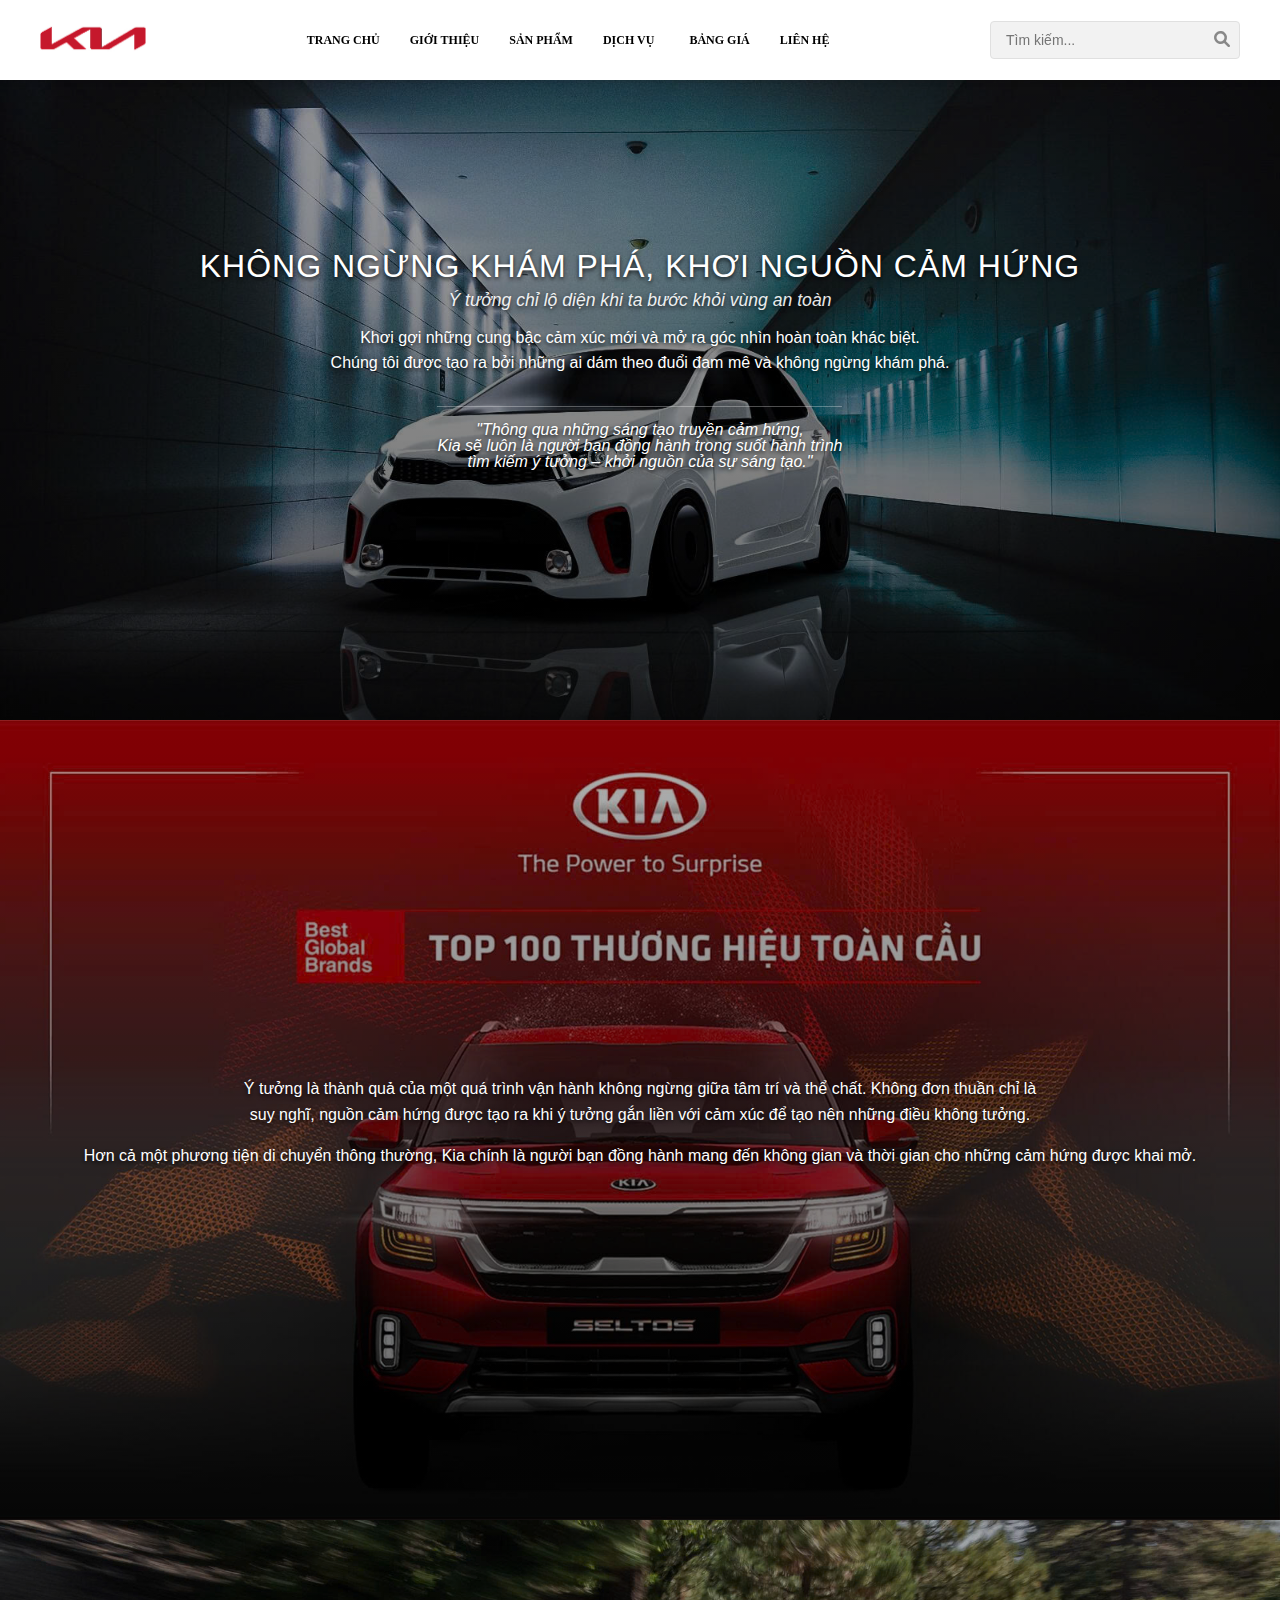
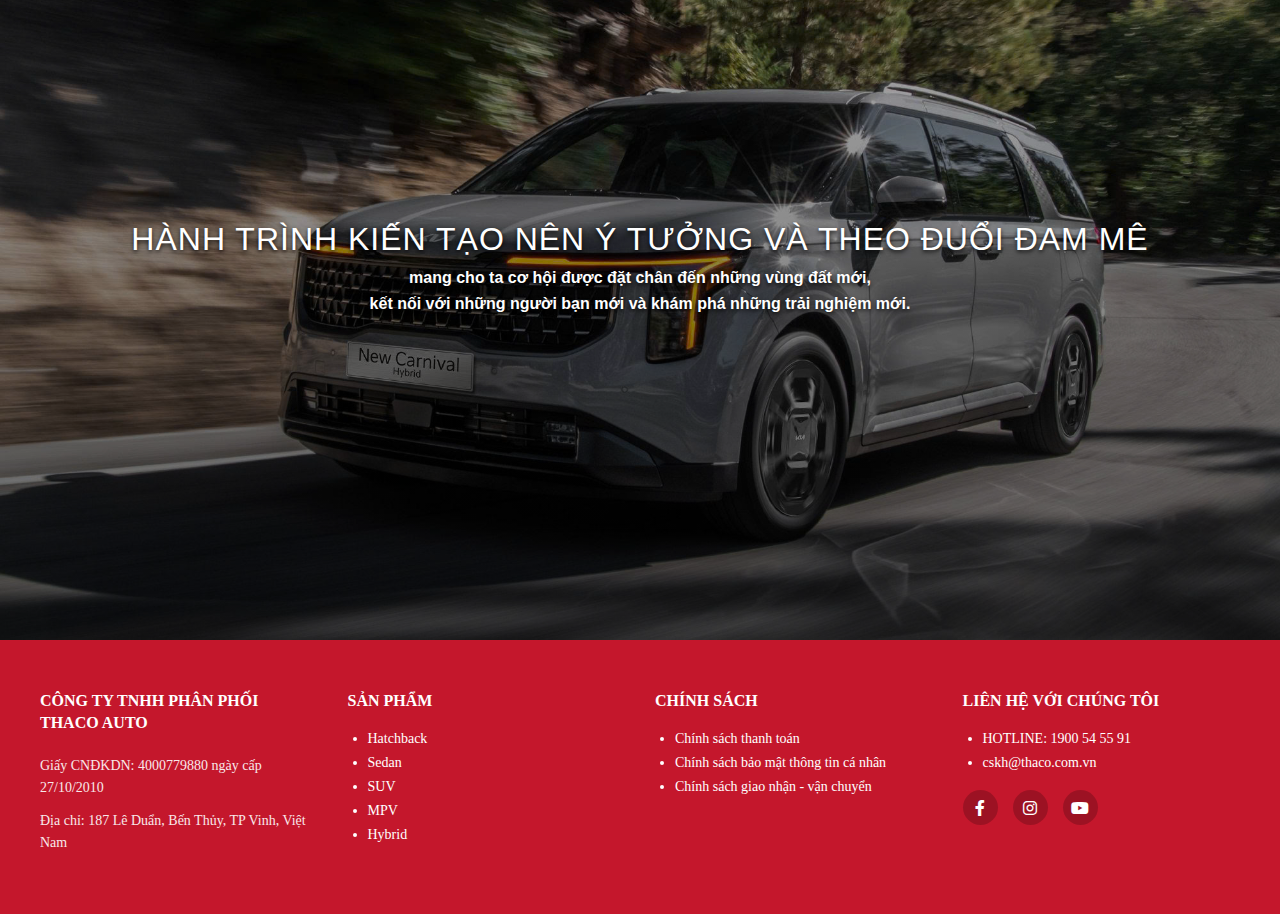
<file: gioithieu.html>
<!DOCTYPE html>
<html lang="vi">
  <head>
    <meta charset="UTF-8" />
    <meta name="viewport" content="width=device-width, initial-scale=1.0" />
    <link
      href="https://fonts.googleapis.com/css2?family=Roboto:wght@300;400;500;700&display=swap"
      rel="stylesheet"
    />
    <link
      rel="stylesheet"
      href="https://cdnjs.cloudflare.com/ajax/libs/font-awesome/6.0.0/css/all.min.css"
    />
    <link rel="stylesheet" href="./assets/css/reset.css" />
    <link rel="stylesheet" href="./assets/css/style.css" />
    <link rel="stylesheet" href="./assets/css/gioithieu.css">
    <title>Giới thiệu</title>
  </head>
  <body>
    <header class="site-header">
      <div class="logo">
        <img src="./assets/img/logo.jpg" alt="KIA Logo" />
      </div>

      <nav class="navbar">
        <ul>
          <li><a href="./index.html">Trang chủ</a></li>
          <li><a href="./gioithieu.html">Giới thiệu</a></li>
          <li>
            <a href="./sanpham.html">Sản phẩm </i></a>
          </li>
          <li>
            <a href="./dichvu.html">Dịch vụ <i></i></a>
          </li>
          <li><a href="./banggia.html">Bảng giá</a></li>
          <li><a href="./lienhe.html">Liên hệ</a></li>
        </ul>
      </nav>
      <div class="search-box">
         <input type="text" id="search-input" placeholder="Tìm kiếm..." />
    
          <button type="submit" id="search-btn"><i class="fas fa-search"></i></button>
       </div>
    </header>
   <main class="main-container">

    <section class="grid-banner">
        <div class="banner-image">
            <img src="./assets/img/xe14.jpg" alt="Kia Morning White">
            <div class="overlay"></div>
        </div>
        <div class="banner-content content-top">
            <h2>Không ngừng khám phá, Khơi nguồn cảm hứng</h2>
            <p class="subtitle">Ý tưởng chỉ lộ diện khi ta bước khỏi vùng an toàn</p>
            <p class="description">
                Khơi gợi những cung bậc cảm xúc mới và mở ra góc nhìn hoàn toàn khác biệt.<br>
                Chúng tôi được tạo ra bởi những ai dám theo đuổi đam mê và không ngừng khám phá.
            </p>
            <p class="quote">
                "Thông qua những sáng tạo truyền cảm hứng,<br>
                Kia sẽ luôn là người bạn đồng hành trong suốt hành trình<br>
                tìm kiếm ý tưởng – khởi nguồn của sự sáng tạo."
            </p>
        </div>
    </section>

    <section class="grid-banner">
        <div class="banner-image">
            <img src="./assets/img/xe13.jpg" alt="Kia Seltos Red">
            <div class="overlay"></div>
        </div>
        <div class="banner-content content-middle">
            <p class="description">
                Ý tưởng là thành quả của một quá trình vận hành không ngừng giữa tâm trí và thể chất.
                Không đơn thuần chỉ là suy nghĩ, nguồn cảm hứng được tạo ra khi ý tưởng gắn liền với cảm xúc để tạo nên những điều không tưởng.
            </p>
            <p class="highlight-text">
                Hơn cả một phương tiện di chuyển thông thường, Kia chính là người bạn đồng hành mang đến không gian và thời gian cho những cảm hứng được khai mở.
            </p>
        </div>
    </section>

    <section class="grid-banner">
        <div class="banner-image">
            <img src="./assets/img/xe15.jpg" alt="Kia Carnival Silver">
            <div class="overlay"></div>
        </div>
        <div class="banner-content content-bottom">
            <h2>Hành trình kiến tạo nên Ý tưởng và theo đuổi đam mê</h2>
            <p class="description bold-text">
                mang cho ta cơ hội được đặt chân đến những vùng đất mới,<br>
                kết nối với những người bạn mới và khám phá những trải nghiệm mới.
            </p>
        </div>
    </section>

</main>
    <footer><footer class="site-footer">
        <div class="footer-container">
            
            <div class="footer-col company-info">
                <h3>CÔNG TY TNHH PHÂN PHỐI THACO AUTO</h3>
                <p>Giấy CNĐKDN: 4000779880 ngày cấp 27/10/2010</p>
                <p>Địa chỉ: 187 Lê Duẩn, Bến Thủy, TP Vinh, Việt Nam</p>
            </div>

            <div class="footer-col">
                <h3>SẢN PHẨM</h3>
                <ul>
                    <li><a href="#">Hatchback</a></li>
                    <li><a href="#">Sedan</a></li>
                    <li><a href="#">SUV</a></li>
                    <li><a href="#">MPV</a></li>
                    <li><a href="#">Hybrid</a></li>
                </ul>
            </div>

            <div class="footer-col">
                <h3>CHÍNH SÁCH</h3>
                <ul>
                    <li><a href="#">Chính sách thanh toán</a></li>
                    <li><a href="#">Chính sách bảo mật thông tin cá nhân</a></li>
                    <li><a href="#">Chính sách giao nhận - vận chuyển</a></li>
                </ul>
            </div>

            <div class="footer-col contact-col">
                <h3>LIÊN HỆ VỚI CHÚNG TÔI</h3>
                <ul class="contact-list">
                    <li>HOTLINE: 1900 54 55 91</li>
                    <li>cskh@thaco.com.vn</li>
                </ul>
                <div class="social-icons">
                    <a href="#"><i class="fab fa-facebook-f"></i></a>
                    <a href="#"><i class="fab fa-instagram"></i></a>
                    <a href="#"><i class="fab fa-youtube"></i></a>
                </div>
            </div>

        </div>
    </footer>
    <script src="./script.js"></script>
  </body>
</html>
</file>
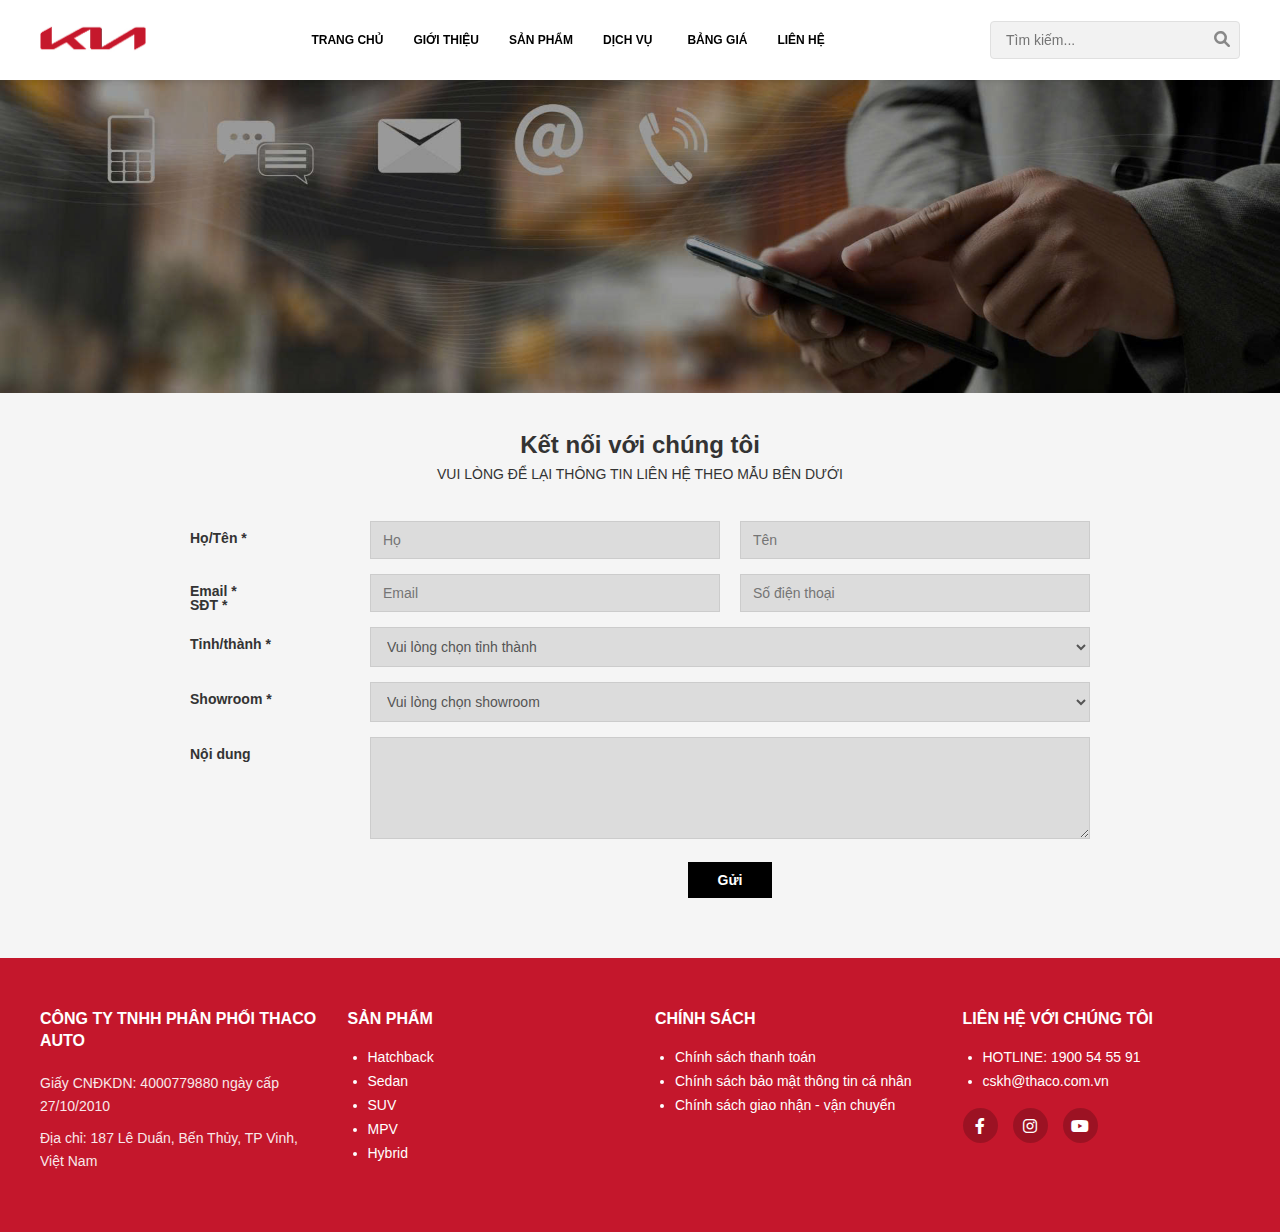
<file: lienhe.html>
<!DOCTYPE html>
<html lang="vi">
  <head>
    <meta charset="UTF-8" />
    <meta name="viewport" content="width=device-width, initial-scale=1.0" />
    <link
      href="https://fonts.googleapis.com/css2?family=Roboto:wght@300;400;500;700&display=swap"
      rel="stylesheet"
    />
    <link
      rel="stylesheet"
      href="https://cdnjs.cloudflare.com/ajax/libs/font-awesome/6.0.0/css/all.min.css"
    />
    <link rel="stylesheet" href="./assets/css/reset.css" />
    <link rel="stylesheet" href="./assets/css/style.css" />
    <link rel="stylesheet" href="./assets/css/lienhe.css">
    <title>Lien He</title>
  </head>
  <body>
    <header class="site-header">
      <div class="logo">
        <img src="./assets/img/logo.jpg" alt="KIA Logo" />
      </div>

      <nav class="navbar">
        <ul>
          <li><a href="./index.html">Trang chủ</a></li>
          <li><a href="./gioithieu.html">Giới thiệu</a></li>
          <li>
            <a href="./sanpham.html">Sản phẩm </a>
          </li>
          <li>
            <a href="./dichvu.html">Dịch vụ <i></i></a>
          </li>
          <li><a href="./banggia.html">Bảng giá</a></li>
          <li><a href="./lienhe.html">Liên hệ</a></li>
        </ul>
      </nav>
      <div class="search-box">
         <input type="text" id="search-input" placeholder="Tìm kiếm..." />
    
          <button type="submit" id="search-btn"><i class="fas fa-search"></i></button>
       </div>
    </header>
<main class="kia-contact-main">
    
    <section class="contact-banner">
        <img src="./assets/img/xe23.jpg" alt="Banner liên hệ" class="banner-img">
    </section>

    <div class="container">
        <div class="section-header">
            <h1 class="title">kết nối với chúng tôi</h1>
            <p class="subtitle">VUI LÒNG ĐỂ LẠI THÔNG TIN LIÊN HỆ THEO MẪU BÊN DƯỚI</p>
        </div>

        <form class="contact-form">
            
            <div class="form-row">
                <div class="form-label">
                    <label>Họ/Tên <span class="required">*</span></label>
                </div>
                <div class="form-input input-dual">
                    <input type="text" placeholder="Họ" required>
                    <input type="text" placeholder="Tên" required>
                </div>
            </div>

            <div class="form-row">
                <div class="form-label">
                    <label>Email <span class="required">*</span> <br> SĐT <span class="required">*</span></label>
                </div>
                <div class="form-input input-dual">
                    <input type="email" placeholder="Email" required>
                    <input type="tel" placeholder="Số điện thoại" required>
                </div>
            </div>

            <div class="form-row">
                <div class="form-label">
                    <label>Tỉnh/thành <span class="required">*</span></label>
                </div>
                <div class="form-input">
                    <select required>
                        <option value="" disabled selected>Vui lòng chọn tỉnh thành</option>
                        <option value="hanoi">Hà Nội</option>
                        <option value="hcm">TP. Hồ Chí Minh</option>
                        <option value="nghean">Nghệ An</option>
                    </select>
                </div>
            </div>

            <div class="form-row">
                <div class="form-label">
                    <label>Showroom <span class="required">*</span></label>
                </div>
                <div class="form-input">
                    <select required>
                        <option value="" disabled selected>Vui lòng chọn showroom</option>
                        <option value="sr1">KIA Giải Phóng</option>
                        <option value="sr2">KIA Long Biên</option>
                    </select>
                </div>
            </div>

            <div class="form-row">
                <div class="form-label">
                    <label>Nội dung</label>
                </div>
                <div class="form-input">
                    <textarea rows="5"></textarea>
                </div>
            </div>

            <div class="form-submit">
                <button type="submit">Gửi</button>
            </div>

        </form>
    </div>
     </main>
    <footer><footer class="site-footer">
        <div class="footer-container">
            
            <div class="footer-col company-info">
                <h3>CÔNG TY TNHH PHÂN PHỐI THACO AUTO</h3>
                <p>Giấy CNĐKDN: 4000779880 ngày cấp 27/10/2010</p>
                <p>Địa chỉ: 187 Lê Duẩn, Bến Thủy, TP Vinh, Việt Nam</p>
            </div>

            <div class="footer-col">
                <h3>SẢN PHẨM</h3>
                <ul>
                    <li><a href="#">Hatchback</a></li>
                    <li><a href="#">Sedan</a></li>
                    <li><a href="#">SUV</a></li>
                    <li><a href="#">MPV</a></li>
                    <li><a href="#">Hybrid</a></li>
                </ul>
            </div>

            <div class="footer-col">
                <h3>CHÍNH SÁCH</h3>
                <ul>
                    <li><a href="#">Chính sách thanh toán</a></li>
                    <li><a href="#">Chính sách bảo mật thông tin cá nhân</a></li>
                    <li><a href="#">Chính sách giao nhận - vận chuyển</a></li>
                </ul>
            </div>

            <div class="footer-col contact-col">
                <h3>LIÊN HỆ VỚI CHÚNG TÔI</h3>
                <ul class="contact-list">
                    <li>HOTLINE: 1900 54 55 91</li>
                    <li>cskh@thaco.com.vn</li>
                </ul>
                <div class="social-icons">
                    <a href="#"><i class="fab fa-facebook-f"></i></a>
                    <a href="#"><i class="fab fa-instagram"></i></a>
                    <a href="#"><i class="fab fa-youtube"></i></a>
                </div>
            </div>

        </div>
    </footer>
    <script src="./script.js"></script>
  </body>
</html>
</file>
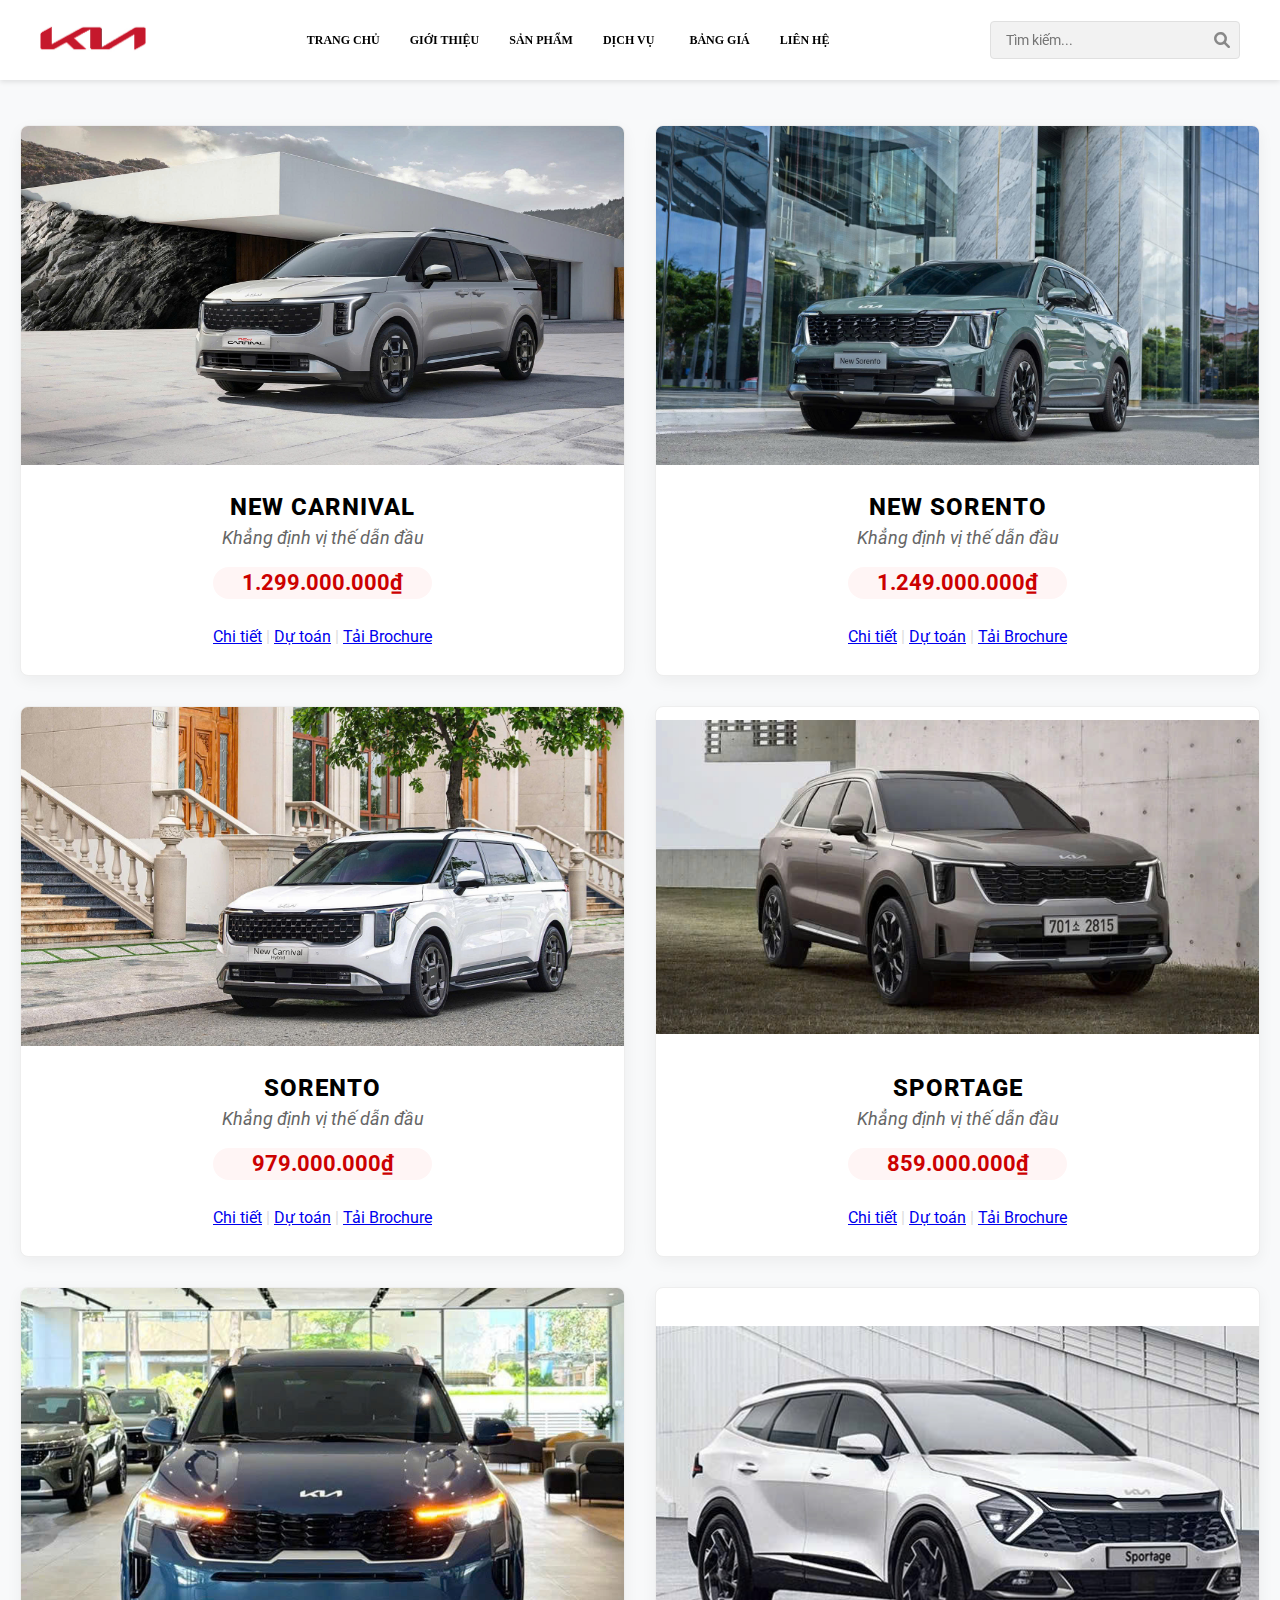
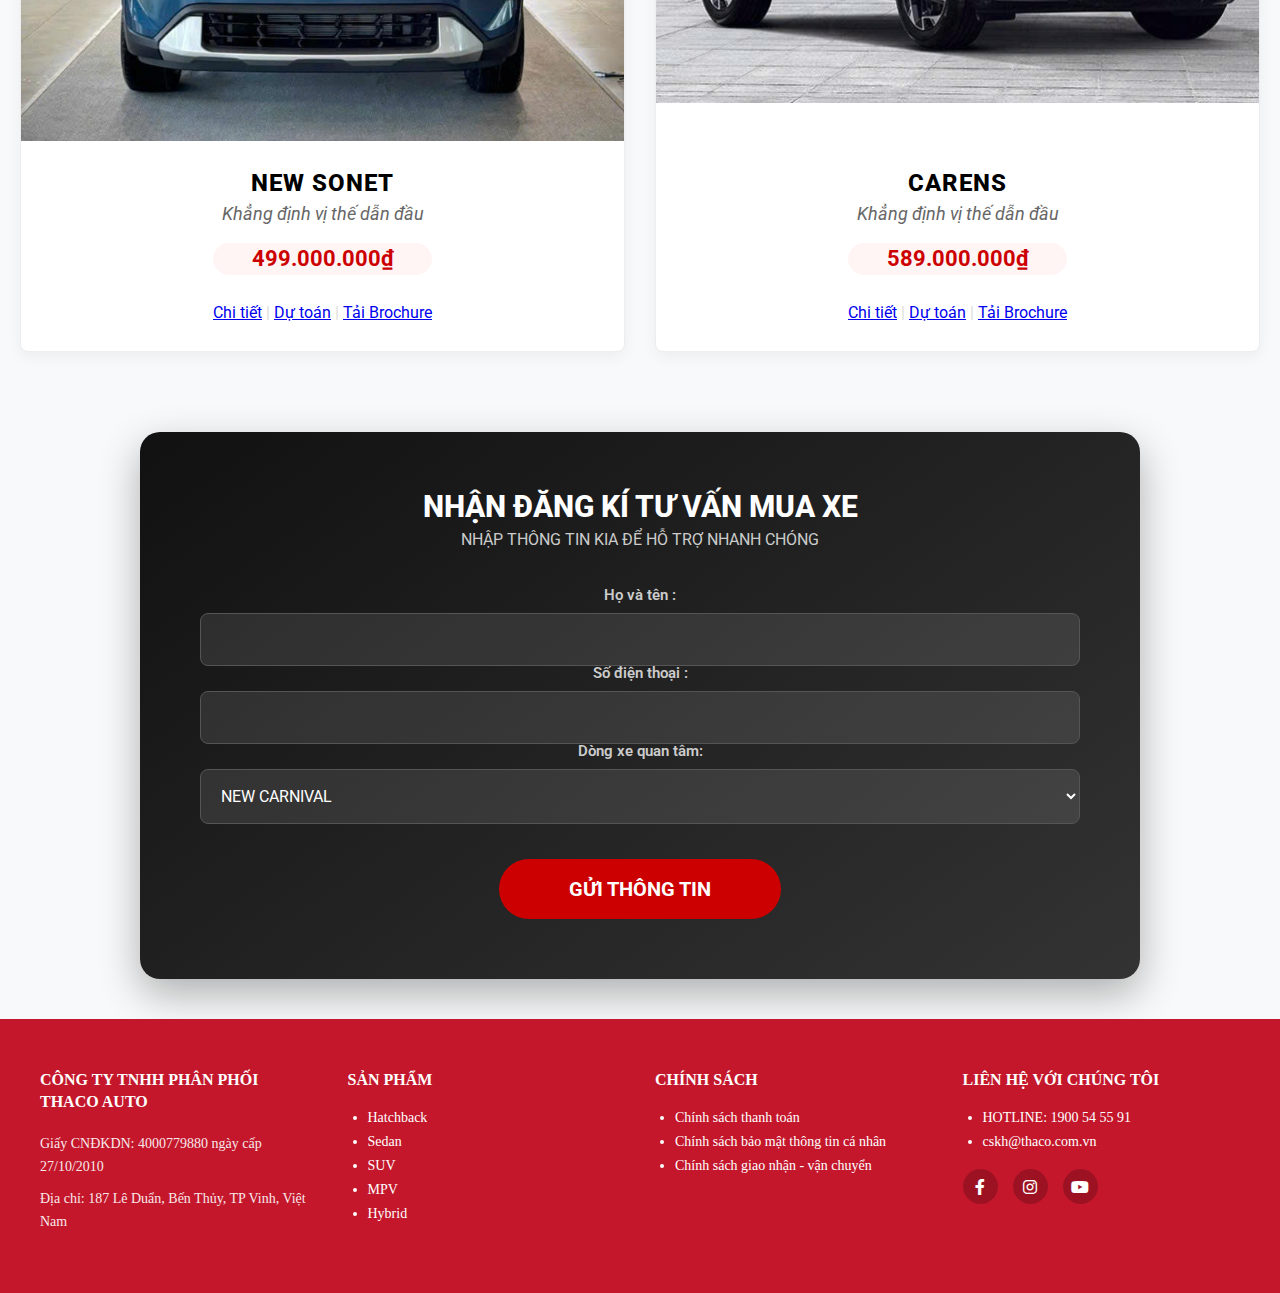
<file: sanpham.html>
<!DOCTYPE html>
<html lang="vi">
  <head>
    <meta charset="UTF-8" />
    <meta name="viewport" content="width=device-width, initial-scale=1.0" />
    <link
      href="https://fonts.googleapis.com/css2?family=Roboto:wght@300;400;500;700&display=swap"
      rel="stylesheet"
    />
    <link
      rel="stylesheet"
      href="https://cdnjs.cloudflare.com/ajax/libs/font-awesome/6.0.0/css/all.min.css"
    />
    <link rel="stylesheet" href="./assets/css/reset.css" />
    <link rel="stylesheet" href="./assets/css/style.css" />
    <link rel="stylesheet" href="./assets/css/sanpham.css">
    <title>KIA VIETNAM</title>
  </head>
    <header class="site-header">
      <div class="logo">
        <img src="./assets/img/logo.jpg" alt="KIA Logo" />
      </div>

      <nav class="navbar">
        <ul>
          <li><a href="./index.html">Trang chủ</a></li>
          <li><a href="./gioithieu.html">Giới thiệu</a></li>
          <li>
            <a href="./sanpham.html">Sản phẩm</a>
          </li>
          <li>
            <a href="./dichvu.html">Dịch vụ <i></i></a>
          </li>
          <li><a href="./banggia.html">Bảng giá</a></li>
          <li><a href="./lienhe.html">Liên hệ</a></li>
        </ul>
      </nav>
      <div class="search-box">
         <input type="text" id="search-input" placeholder="Tìm kiếm..." />
    
          <button type="submit" id="search-btn"><i class="fas fa-search"></i></button>
       </div>
    </header>
    <main>
        <div class="container">
            
            <div class="product-grid">
                
                <article class="product-item">
                    <img src="./assets/img/xe16.jpg" alt="Kia New Carnival" class="product-image">
                    
                    <div class="product-info">
                        <h2 class="product-name">NEW CARNIVAL</h2>
                        <p class="product-slogan">Khẳng định vị thế dẫn đầu</p>
                        <p class="product-price">1.299.000.000₫</p>
                        <div class="product-actions">
                            <a href="#">Chi tiết</a> <span class="separator">|</span>
                            <a href="#">Dự toán</a> <span class="separator">|</span>
                            <a href="#">Tải Brochure</a>
                        </div>
                    </div>
                </article>

                <article class="product-item">
                    <img src="./assets/img/xe17.jpg" alt="Kia New Sorento" class="product-image">
                    
                    <div class="product-info">
                        <h2 class="product-name">NEW SORENTO</h2>
                        <p class="product-slogan">Khẳng định vị thế dẫn đầu</p>
                        <p class="product-price">1.249.000.000₫</p>
                        <div class="product-actions">
                            <a href="#">Chi tiết</a> <span class="separator">|</span>
                            <a href="#">Dự toán</a> <span class="separator">|</span>
                            <a href="#">Tải Brochure</a>
                        </div>
                    </div>
                </article>

                <article class="product-item">
                    <img src="./assets/img/xe19.jpg" alt="Kia Sorento" class="product-image">
                    
                    <div class="product-info">
                        <h2 class="product-name">SORENTO</h2>
                        <p class="product-slogan">Khẳng định vị thế dẫn đầu</p>
                        <p class="product-price">979.000.000₫</p>
                        <div class="product-actions">
                            <a href="#">Chi tiết</a> <span class="separator">|</span>
                            <a href="#">Dự toán</a> <span class="separator">|</span>
                            <a href="#">Tải Brochure</a>
                        </div>
                    </div>
                </article>

                <article class="product-item">
                    <img src="./assets/img/xe20.jpg" alt="Kia Sportage" class="product-image">
                    
                    <div class="product-info">
                        <h2 class="product-name">SPORTAGE</h2>
                        <p class="product-slogan">Khẳng định vị thế dẫn đầu</p>
                        <p class="product-price">859.000.000₫</p>
                        <div class="product-actions">
                            <a href="#">Chi tiết</a> <span class="separator">|</span>
                            <a href="#">Dự toán</a> <span class="separator">|</span>
                            <a href="#">Tải Brochure</a>
                        </div>
                    </div>
                </article>

                <article class="product-item">
                    <img src="./assets/img/xe8.jpg" alt="Kia New Sonet" class="product-image">
                    
                    <div class="product-info">
                        <h2 class="product-name">NEW SONET</h2>
                        <p class="product-slogan">Khẳng định vị thế dẫn đầu</p>
                        <p class="product-price">499.000.000₫</p>
                        <div class="product-actions">
                            <a href="#">Chi tiết</a> <span class="separator">|</span>
                            <a href="#">Dự toán</a> <span class="separator">|</span>
                            <a href="#">Tải Brochure</a>
                        </div>
                    </div>
                </article>

                <article class="product-item">
                    <img src="./assets/img/xe21.jpg" alt="Kia Carens" class="product-image">
                    
                    <div class="product-info">
                        <h2 class="product-name">CARENS</h2>
                        <p class="product-slogan">Khẳng định vị thế dẫn đầu</p>
                        <p class="product-price">589.000.000₫</p>
                        <div class="product-actions">
                            <a href="#">Chi tiết</a> <span class="separator">|</span>
                            <a href="#">Dự toán</a> <span class="separator">|</span>
                            <a href="#">Tải Brochure</a>
                        </div>
                    </div>
                </article>

            </div>

            <section class="consultation-section">
                <h3 class="form-title">NHẬN ĐĂNG KÍ TƯ VẤN MUA XE</h3>
                <p class="form-subtitle">NHẬP THÔNG TIN KIA ĐỂ HỖ TRỢ NHANH CHÓNG</p>

                <form action="#" method="POST" id="consultation-form">
                    <div class="form-group">
                        <label for="fullname" class="form-label">Họ và tên :</label>
                        <input type="text" id="fullname" name="fullname" class="form-input" required>
                    </div>

                    <div class="form-group">
                        <label for="phone" class="form-label">Số điện thoại :</label>
                        <input type="tel" id="phone" name="phone" class="form-input" required>
                    </div>

                    <div class="form-group">
                        <label for="car-model" class="form-label">Dòng xe quan tâm:</label>
                        <select id="car-model" name="car-model" class="form-select">
                            <option value="New Carnival">NEW CARNIVAL</option>
                            <option value="New Sorento">NEW SORENTO</option>
                            <option value="Sorento">SORENTO</option>
                            <option value="Sportage">SPORTAGE</option>
                            <option value="New Sonet">NEW SONET</option>
                            <option value="Carens">CARENS</option>
                        </select>
                    </div>

                    <button type="submit" class="btn-submit">GỬI THÔNG TIN</button>
                </form>
            </section>

        </div>
    </main>
 <footer><footer class="site-footer">
        <div class="footer-container">
            <div class="footer-col company-info">
                <h3>CÔNG TY TNHH PHÂN PHỐI THACO AUTO</h3>
                <p>Giấy CNĐKDN: 4000779880 ngày cấp 27/10/2010</p>
                <p>Địa chỉ: 187 Lê Duẩn, Bến Thủy, TP Vinh, Việt Nam</p>
            </div>

            <div class="footer-col">
                <h3>SẢN PHẨM</h3>
                <ul>
                    <li><a href="#">Hatchback</a></li>
                    <li><a href="#">Sedan</a></li>
                    <li><a href="#">SUV</a></li>
                    <li><a href="#">MPV</a></li>
                    <li><a href="#">Hybrid</a></li>
                </ul>
            </div>

            <div class="footer-col">
                <h3>CHÍNH SÁCH</h3>
                <ul>
                    <li><a href="#">Chính sách thanh toán</a></li>
                    <li><a href="#">Chính sách bảo mật thông tin cá nhân</a></li>
                    <li><a href="#">Chính sách giao nhận - vận chuyển</a></li>
                </ul>
            </div>

            <div class="footer-col contact-col">
                <h3>LIÊN HỆ VỚI CHÚNG TÔI</h3>
                <ul class="contact-list">
                    <li>HOTLINE: 1900 54 55 91</li>
                    <li>cskh@thaco.com.vn</li>
                </ul>
                <div class="social-icons">
                    <a href="#"><i class="fab fa-facebook-f"></i></a>
                    <a href="#"><i class="fab fa-instagram"></i></a>
                    <a href="#"><i class="fab fa-youtube"></i></a>
                </div>
            </div>

        </div>
    </footer>
    <script src="./script.js"></script>
  </body>
</html>
</file>
<file: assets/css/style.css>
:root {
  --primary-red: #c41230;
  --dark-red: #8a0c22;
  --text-color: #333;
  --gray-bg: #f9f9f9;
  --border-color: #ddd;
  --container-width: 1200px;
}

* {
  margin: 0;
  padding: 0;
  box-sizing: border-box;
  font-family: Arial, sans-serif;
}

body {
  background-color: #f5f5f5;
}
/* phần header */
.site-header {
  position: fixed;
  top: 0;
  left: 0;
  width: 100%;
  height: 80px;
  background-color: #ffffff;
  display: flex;
  align-items: center;
  justify-content: space-between;
  padding: 0 40px;
  box-shadow: 0 2px 5px rgba(0, 0, 0, 0.1);
  z-index: 1000;
}

.logo img {
  height: 40px;
  width: auto;
  display: block;
}

.navbar ul {
  display: flex;
  list-style: none;
  gap: 30px;
}

.navbar ul li a {
  text-decoration: none;
  color: #000000;
  font-size: 14px;
  font-weight: bold;
  text-transform: uppercase;
  transition: color 0.3s;
  display: flex;
  align-items: center;
  gap: 5px;
}

.navbar ul li a:hover {
  color: #c4172c;
}

.navbar ul li a {
  font-size: 12px;
  color: #000000;
}

.search-box {
  position: relative;
  width: 250px;
}

.search-box input {
  width: 100%;
  padding: 10px 40px 10px 15px;
  border: 1px solid #e0e0e0;
  background-color: #f2f2f2;
  border-radius: 4px;
  outline: none;
  font-size: 14px;
}

.search-box button {
  position: absolute;
  right: 10px;
  top: 50%;
  transform: translateY(-50%);
  border: none;
  background: none;
  color: #888;
  cursor: pointer;
  font-size: 16px;
}
/* phần main */
.hero-section {
  margin-top: 80px;
  width: 100%;
  padding-bottom: 40px;
  background-color: #fff;
}

.banner-bg {
  position: absolute;
  top: 0;
  left: 0;
  width: 100%;
  height: 100%;
  z-index: 0;
  clip-path: polygon(0 0, 100% 0, 100% 70%, 35% 100%, 0 70%);
}
.banner-bg::after {
  content: "";
  position: absolute;
  top: 0;
  left: 0;
  width: 100%;
  height: 100%;
  background-color: rgba(255, 0, 0, 1);
  mix-blend-mode: multiply;
}
.banner-wrapper {
  position: relative;
  width: 100%;
  height: 450px;
  overflow: hidden;
  clip-path: polygon(0 0, 100% 0, 100% 70%, 35% 100%, 0 70%);
}
.banner-bg {
  position: absolute;
  top: 0;
  left: 0;
  width: 100%;
  height: 100%;
  z-index: 1;
}

.banner-bg img {
  width: 100%;
  height: 100%;
  object-fit: cover;
  filter: brightness(0.7);
}

.banner-content {
  position: relative;
  z-index: 2;
  display: flex;
  align-items: center;
  justify-content: space-between;
  height: 100%;
  padding: 0 5%;
  max-width: 1200px;
  margin: 0 auto;
}

.text-info {
  color: white;
  flex: 1;
}

.text-info h1 {
  font-size: 60px;
  font-weight: bold;
  margin-bottom: 10px;
  text-transform: uppercase;
  letter-spacing: 2px;
}

.text-info p {
  font-size: 18px;
  font-weight: 300;
  text-transform: uppercase;
}

.car-model {
  position: absolute !important;
  z-index: 20 !important;
  display: block;
  bottom: -50px !important;
  right: -150px;
  width: 65%;
}
.car-model img {
  max-width: 120%;
  height: auto;
  margin-right: -50px;
  filter: drop-shadow(0 10px 15px rgba(0, 0, 0, 0.5));
}

.nav-btn {
  position: absolute;
  top: 50%;
  transform: translateY(-50%);
  z-index: 3;
  background: none;
  border: none;
  font-size: 30px;
  color: #c4172c;
  cursor: pointer;
  padding: 20px;
  transition: transform 0.2s;
}

.nav-btn:hover {
  transform: translateY(-50%) scale(1.2);
}
.thumbnail-gallery {
  display: flex;
  justify-content: center;
  gap: 60px;
  margin-top: 80px;
  padding: 0 40px;
  flex-wrap: wrap;
}

.thumb-item {
  width: 380px;
  height: 220px;

  overflow: hidden;
  border-radius: 12px;
  box-shadow: 0 8px 20px rgba(0, 0, 0, 0.15);
  transition: all 0.4s ease;
  cursor: pointer;
  border: 3px solid transparent;
}

.thumb-item:hover {
  transform: translateY(-10px);
  border-color: #c4172c;
}

.thumb-item img {
  width: 100%;
  height: 100%;
  object-fit: cover;
  transition: transform 0.5s;
}

.thumb-item:hover img {
  transform: scale(1.1);
}
.hero-section,
.banner-wrapper,
.banner-content {
  overflow: visible !important;

  clip-path: none !important;
}

.product-section {
  padding: 60px 0;
  background-color: #fff;
  text-align: center;

  width: 100%;
  max-width: 100%;
  margin: 0;
  box-sizing: border-box;
}

.section-title {
  font-size: 32px;
  font-weight: bold;
  color: #666;
  text-transform: uppercase;
  margin-bottom: 30px;
}

.filter-bar {
  display: inline-block;
  background-color: #f0f0f0;
  border-radius: 30px;
  padding: 10px 30px;
  margin-bottom: 50px;
}

.filter-bar ul {
  list-style: none;
  display: flex;
  gap: 40px;
  padding: 0;
  margin: 0;
}

.products-split-layout {
  display: flex;

  justify-content: space-between;

  align-items: stretch;

  width: 100%;
  padding: 0 5%;
}

.product-item {
  width: 48%;

  display: flex;
  flex-direction: column;
  align-items: center;
}

.p-image {
  margin-bottom: 20px;
  width: 100%;
  display: flex;
  justify-content: center;
}

.p-image img {
  width: 80%;
  max-width: 500px;
  height: auto;
  transition: transform 0.3s;
}

.product-item:hover .p-image img {
  transform: scale(1.05);
}

.p-info {
  width: 100%;

  display: flex;
  flex-direction: column;
  align-items: center;
  flex: 1;
}

.p-name {
  font-size: 28px;
  color: #c4172c;
  font-weight: 800;
  text-transform: uppercase;
  margin-bottom: 10px;
}

.p-slogan {
  font-size: 14px;
  font-weight: bold;
  color: #000;
  text-transform: uppercase;
  margin-bottom: 20px;

  min-height: 48px;

  display: flex;
  align-items: center;
  justify-content: center;
  line-height: 1.4;
}

.product-item {
  width: 48%;
  display: flex;
  flex-direction: column;
}

.p-info {
  width: 100%;
  display: flex;
  flex-direction: column;
  align-items: center;
}

.p-price-wrapper {
  margin-top: auto;
  width: 100%;
  text-align: center;
}

.p-price {
  font-size: 16px;
  font-weight: bold;
  color: #333;
  margin-bottom: 10px;
}

.p-links {
  font-size: 14px;
  color: #333;
  font-weight: 600;
  padding-bottom: 20px;
}

.vertical-divider {
  width: 1px;
  background-color: #e0e0e0;
  margin: 0 10px;
}

.buy-car-section {
  padding: 60px 5%;
  background-color: #fff;
  width: 100%;
}

.section-header {
  text-align: center;
  margin-bottom: 40px;
  position: relative;
}

.section-header .section-title {
  display: inline-block;
  background-color: #fff;
  padding: 0 20px;
  position: relative;
  z-index: 1;
  color: #666;
}

.buy-car-grid {
  display: flex;
  justify-content: space-between;
  gap: 20px;
  flex-wrap: wrap;
}

.buy-card {
  position: relative;
  width: 23%;
  height: 350px;
  border-radius: 20px;
  overflow: hidden;
  text-decoration: none;
  box-shadow: 0 5px 15px rgba(0, 0, 0, 0.1);
  transition: transform 0.3s;
}

.buy-card:hover {
  transform: translateY(-5px);
}

.card-img {
  width: 100%;
  height: 100%;
}

.card-img img {
  width: 100%;
  height: 100%;
  object-fit: cover;
  transition: transform 0.5s;
}

.buy-card:hover .card-img img {
  transform: scale(1.1);
}

.card-overlay {
  position: absolute;
  bottom: 0;
  left: 0;
  width: 100%;
  padding: 30px 15px;

  background: linear-gradient(
    to top,
    rgba(0, 0, 0, 0.95) 0%,
    rgba(0, 0, 0, 0.8) 60%,
    rgba(0, 0, 0, 0) 100%
  );

  text-align: center;
}

.card-overlay h3 {
  color: #c4172c;
  font-size: 18px;
  font-weight: 800;
  margin-bottom: 5px;
  text-transform: uppercase;
}

.card-overlay p {
  color: #ff4d4d;
  font-size: 13px;
  font-weight: 500;
  margin: 0;
}

.news-section {
  width: 100%;
  max-width: 100%;
  margin: 0;
  background-color: #ffffff;
  padding: 60px 0;
}
.news-grid {
  display: grid;
  grid-template-columns: 1fr 1fr;
  gap: 40px;

  padding: 0 5%;

  max-width: 1600px;
  margin: 0 auto;
}

.news-item {
  display: flex;
  gap: 20px;
  align-items: flex-start;
}

.news-thumb {
  width: 240px;
  height: 160px;
  flex-shrink: 0;
  overflow: hidden;
}

.news-thumb img {
  width: 100%;
  height: 100%;
  object-fit: cover;
  transition: transform 0.3s;
}

.news-item:hover .news-thumb img {
  transform: scale(1.1);
}

.news-content {
  flex: 1;
}

.news-content h3 {
  font-size: 16px;
  font-weight: 800;
  color: #666;
  margin-bottom: 10px;
  text-transform: uppercase;
  line-height: 1.4;
  transition: color 0.2s;
  cursor: pointer;
}

.news-item:hover .news-content h3 {
  color: #c4172c;
}

.news-content p {
  font-size: 13px;
  color: #333;
  margin-bottom: 10px;
  line-height: 1.6;
  text-align: justify;
  display: -webkit-box;
  -webkit-line-clamp: 3;
  -webkit-box-orient: vertical;
  overflow: hidden;
}

.read-more {
  font-size: 13px;
  font-weight: 800;
  color: #c4172c;
  text-decoration: none;
  display: inline-flex;
  align-items: center;
  gap: 5px;
}

.read-more i {
  font-size: 10px;
}

.read-more:hover {
  text-decoration: underline;
}
/* PHẦN FOOTER */

.site-footer {
  background-color: #c4172c;
  color: #ffffff;
  padding: 50px 0;
  width: 100%;
  font-size: 14px;
}

.footer-container {
  display: flex;
  justify-content: space-between;
  flex-wrap: wrap;
  max-width: 1400px;
  margin: 0 auto;
  padding: 0 40px;
  gap: 30px;
}

.footer-col {
  flex: 1;
  min-width: 250px;
}

.footer-col h3 {
  font-size: 16px;
  font-weight: bold;
  text-transform: uppercase;
  margin-bottom: 20px;
  line-height: 1.4;
}

.company-info p {
  margin-bottom: 10px;
  line-height: 1.6;
  opacity: 0.9;
}

.footer-col ul {
  list-style-type: disc;
  padding-left: 20px;
}

.footer-col ul li {
  margin-bottom: 10px;
}

.footer-col ul li a {
  color: #ffffff;
  text-decoration: none;
  transition: opacity 0.2s;
}

.footer-col ul li a:hover {
  opacity: 0.7;
  text-decoration: underline;
}

.contact-list {
  list-style-type: disc;
  padding-left: 20px;
  margin-bottom: 20px;
}

.social-icons {
  display: flex;
  gap: 15px;
}

.social-icons a {
  display: flex;
  align-items: center;
  justify-content: center;
  width: 35px;
  height: 35px;
  background-color: rgba(0, 0, 0, 0.2);
  color: white;
  border-radius: 50%;
  text-decoration: none;
  font-size: 16px;
  transition: all 0.3s;
}

.social-icons a:hover {
  background-color: #ffffff;
  color: #c4172c;
  transform: translateY(-3px);
}
@media screen and (max-width: 1024px) {
  .site-header {
    padding: 0 20px;
  }

  .banner-content {
    padding: 0 20px;
  }

  .text-info h1 {
    font-size: 40px;
  }

  .car-model {
    right: -50px;
    width: 60%;
  }

  .thumbnail-gallery {
    gap: 20px;
  }

  .thumb-item {
    width: 45%;
  }

  .p-name {
    font-size: 20px;
  }

  .buy-card {
    width: 48%;
    margin-bottom: 20px;
  }
}
@media screen and (max-width: 768px) {
  .site-header {
    position: relative;
    height: auto;
    flex-direction: column;
    padding: 15px;
    gap: 15px;
  }

  .logo img {
    height: 35px;
  }

  .search-box {
    width: 100%;
  }

  .navbar {
    width: 100%;
    overflow-x: auto;
    padding-bottom: 5px;
  }

  .navbar ul {
    width: max-content;
    padding: 0 10px;
  }

  .hero-section {
    margin-top: 0;
    height: auto;
    padding-bottom: 40px;
  }

  .banner-wrapper {
    height: auto;
    clip-path: none;
    display: flex;
    flex-direction: column;
    background-color: #fff;
  }

  .banner-bg {
    position: relative;
    height: 200px;
    width: 100%;
    clip-path: none;
    order: 1;
    display: none;
  }

  .banner-content {
    flex-direction: column;
    padding: 20px;
    height: auto;
    align-items: center;
    text-align: center;
  }

  .text-info {
    width: 100%;
    color: #333;
    margin-bottom: 20px;
    margin-top: 20px;
  }

  .text-info h1 {
    font-size: 36px;
    color: var(--primary-red);
    line-height: 1.2;
  }

  .text-info p {
    font-size: 16px;
    color: #666;
  }

  .car-model {
    position: relative !important;
    right: auto;
    bottom: auto !important;
    left: auto;
    margin-top: 10px;
  }

  .car-model img {
    width: 100%;
    height: auto;
    margin: 0;
    filter: drop-shadow(0 5px 10px rgba(0, 0, 0, 0.2));
  }
  .nav-btn {
    display: none;
  }
  .thumbnail-gallery {
    flex-direction: column;
    padding: 0 20px;
    margin-top: 30px;
    gap: 20px;
  }

  .thumb-item {
    width: 100%;
    height: auto;
    aspect-ratio: 16/9;
  }

  .products-split-layout {
    flex-direction: column;
    gap: 50px;
  }

  .product-item {
    width: 100%;
    border-bottom: 1px solid #eee;
    padding-bottom: 30px;
  }

  .buy-car-grid {
    display: flex;
    flex-direction: column;
    gap: 30px;
  }

  .buy-card {
    width: 100%;
    height: 280px;
  }

  .news-grid {
    grid-template-columns: 1fr;
    gap: 30px;
  }

  .news-item {
    flex-direction: column;
  }

  .news-thumb {
    width: 100%;
    height: 200px;
  }
  .footer-container {
    flex-direction: column;
    gap: 40px;
  }

  .footer-col {
    width: 100%;
  }
}
</file>
<file: assets/css/banggia.css>
.price-list-container {
  font-family: Arial, sans-serif;
  color: #000;
  background-color: #fff;
  padding: 40px 0;
}

.container {
  max-width: 1200px;
  margin: 0 auto;
  padding: 0 15px;
}

.car-item {
  display: flex;
  margin-bottom: 60px;
  align-items: flex-start;
  margin-top: 100px;
}

.car-info {
  width: 35%;
  padding-right: 30px;
}

.car-image img {
  width: 100%;
  height: auto;
  display: block;
  margin-bottom: 15px;
  object-fit: contain;
}

.car-specs .car-name {
  font-size: 20px;
  font-weight: bold;
  margin: 0 0 10px 0;
  text-transform: none;
}

.car-specs p {
  margin: 5px 0;
  font-size: 14px;
  line-height: 1.5;
  color: #333;
}

.car-variants {
  width: 65%;
  padding-top: 10px;
}
.variant-row {
  display: flex;
  justify-content: space-between;
  border-bottom: 1px solid #ddd;
  padding: 15px 0;
  align-items: baseline;
}

.variant-row:first-child {
  padding-top: 0;
}
.variant-name {
  font-weight: bold;
  font-size: 14px;
  width: 50%;
  padding-right: 10px;
}

.variant-price {
  text-align: right;
  width: 50%;
}

.price-main {
  display: block;
  font-weight: bold;
  font-size: 14px;
  margin-bottom: 5px;
}

.price-promo {
  display: block;
  font-weight: bold;
  font-size: 13px;
  color: #000;
  margin-top: 2px;
}

@media (max-width: 768px) {
  .car-item {
    flex-direction: column;
    margin-bottom: 40px;
    border-bottom: 4px solid #f2f2f2;
    padding-bottom: 30px;
  }

  .car-info,
  .car-variants {
    width: 100%;
    padding-right: 0;
  }

  .car-info {
    text-align: center;
    margin-bottom: 20px;
  }

  .car-specs {
    text-align: left;
    padding: 0 10px;
  }

  .variant-row {
    flex-direction: column;
    align-items: flex-start;
    padding: 10px 10px;
  }

  .variant-name {
    width: 100%;
    margin-bottom: 5px;
    font-size: 15px;
  }

  .variant-price {
    width: 100%;
    text-align: left;
  }

  .price-main {
    color: #c00;
  }
}
</file>
<file: assets/css/dichvu.css>
:root {
  --kia-red: #d5001d;
  --text-color: #333;
  --light-text-color: #555;
  --heading-color: #000;
  --font-family-sans: "Arial", "Helvetica", sans-serif;
  --section-bg: #fff;
  --padding-x: 10%;
}

body {
  font-family: var(--font-family-sans);
  color: var(--text-color);
  line-height: 1.6;
  margin: 0;
  padding: 0;
  background-color: #f8f8f8;
}

.section-padding {
  background-color: var(--section-bg);
}

.section-heading {
  color: var(--kia-red);
  font-size: 24px;
  font-weight: bold;
  text-align: center;
  margin-bottom: 5px;
  letter-spacing: 1px;
}

.subsection-heading {
  color: var(--heading-color);
  font-size: 18px;
  font-weight: bold;
  text-align: center;
  margin-top: 10px;
  margin-bottom: 20px;
}

.intro-text,
.section-description,
.section-description-2,
.intro-note {
  font-size: 14px;
  text-align: justify;
  margin-bottom: 15px;
  color: var(--light-text-color);
}

.intro-note {
  font-style: italic;
}

.kia-banner {
  position: relative;
  width: 100%;
  height: auto;
  margin-bottom: 30px;
}

.banner-image-container {
  position: relative;
  width: 100%;
}

.banner-image {
  width: 100%;
  height: auto;
  display: block;
}

.banner-overlay {
  position: absolute;
  bottom: 0;
  left: var(--padding-x);
  padding: 15px 20px;
  background-color: rgba(0, 0, 0, 0.6);
}
.service-title {
  color: #fff;
  font-size: 28px;
  font-weight: bold;
  margin: 0;
}
.image-full-width {
  width: 100%;
  margin: 30px 0;
  padding: 0;
}

.full-width-img {
  width: 100%;
  height: auto;
  display: block;
}
.body-paint-images {
  display: flex;
  justify-content: space-between;
  gap: 20px;
  margin-top: 30px;
}

.image-pair {
  flex: 1;
  overflow: hidden;
}
.body-paint-img {
  width: 100%;
  height: auto;
  display: block;
}
.introduction-section,
.repair-section,
.body-paint-section {
  margin-bottom: 30px;
}
</file>
<file: assets/css/gioithieu.css>
.main-container {
  width: 100%;
  max-width: 100%;
  margin: 0 auto;
  background-color: #000;
  font-family: "Segoe UI", Arial, sans-serif;
}
.grid-banner {
  display: grid;
  grid-template-columns: 1fr;
  grid-template-rows: minmax(500px, auto);
  margin-bottom: 0px;
  overflow: hidden;
}
.grid-banner > * {
  grid-area: 1 / 1 / -1 / -1;
}
.banner-image {
  width: 100%;
  height: 100%;
  position: relative;
  z-index: 1;
}
.banner-image img {
  width: 100%;
  height: 100%;
  object-fit: cover;
  display: block;
}
.overlay {
  position: absolute;
  top: 0;
  left: 0;
  right: 0;
  bottom: 0;
  background: linear-gradient(
    to bottom,
    rgba(0, 0, 0, 0.3),
    rgba(0, 0, 0, 0.6)
  );
}
.banner-content {
  z-index: 2;
  color: #fff;
  text-align: center;
  padding: 20px;
  display: flex;
  flex-direction: column;
  justify-content: center;
  align-items: center;
  text-shadow: 0 2px 4px rgba(0, 0, 0, 0.8);
}
.banner-content h2 {
  font-size: 2rem;
  text-transform: uppercase;
  letter-spacing: 1px;
  margin-bottom: 10px;
}
.banner-content .subtitle {
  font-size: 1.1rem;
  margin-bottom: 15px;
  font-style: italic;
  opacity: 0.9;
}
.banner-content .description {
  font-size: 1rem;
  max-width: 800px;
  line-height: 1.6;
  margin-bottom: 20px;
}

.banner-content .quote {
  font-style: italic;
  font-weight: 300;
  border-top: 1px solid rgba(255, 255, 255, 0.3);
  padding-top: 15px;
  margin-top: 10px;
}

.bold-text {
  font-weight: bold;
  font-size: 1.2rem;
}

@media (max-width: 768px) {
  .grid-banner {
    grid-template-rows: minmax(400px, auto);
  }
  .banner-content h2 {
    font-size: 1.5rem;
  }
  .badge-title {
    font-size: 1.1rem;
  }
}
</file>
<file: assets/css/lienhe.css>
body {
  font-family: Arial, sans-serif; /* Font chữ giống trong ảnh */
  margin: 0;
  padding: 0;
  color: #333;
}

.container {
  max-width: 1140px;
  margin: 0 auto;
  padding: 0 15px;
}

/* --- Banner --- */
.contact-banner {
  width: 100%;
  overflow: hidden;
}

.contact-banner .banner-img {
  width: 100%;
  height: auto;
  display: block;
  min-height: 200px; /* Chiều cao tối thiểu nếu chưa có ảnh */
  background-color: #ddd; /* Màu nền giữ chỗ nếu chưa có ảnh */
  margin-top: 80px;
}

/* --- Tiêu đề --- */
.section-header {
  text-align: center;
  margin: 40px 0;
}

.section-header .title {
  font-size: 24px;
  font-weight: bold;
  text-transform: lowercase; /* Chữ thường giống ảnh, hoặc dùng capitalize */
  margin-bottom: 10px;
}
/* Ép chữ cái đầu viết hoa nếu muốn giống hệt ảnh "kết nối với chúng tôi" */
.section-header .title::first-letter {
  text-transform: uppercase;
}

.section-header .subtitle {
  font-size: 14px;
  text-transform: uppercase;
  color: #333;
  margin: 0;
}

/* --- Form --- */
.contact-form {
  max-width: 900px; /* Giới hạn chiều rộng form */
  margin: 0 auto 60px auto;
}

.form-row {
  display: flex;
  margin-bottom: 15px;
  align-items: flex-start; /* Căn hàng theo cạnh trên */
}

.form-label {
  width: 20%; /* Nhãn chiếm 20% chiều rộng */
  padding-top: 10px; /* Căn chỉnh chữ ngang hàng với input */
  font-weight: bold;
  font-size: 14px;
  color: #333;
}

.form-input {
  width: 80%; /* Input chiếm 80% */
}

.required {
  color: #333; /* Dấu sao màu đen */
}

/* Style cho các ô input và select */
.form-input input,
.form-input select,
.form-input textarea {
  width: 100%;
  padding: 10px 12px;
  border: 1px solid #ccc;
  background-color: #dcdcdc; /* Màu nền xám giống ảnh */
  font-size: 14px;
  outline: none;
  color: #555;
}

.form-input input:focus,
.form-input select:focus,
.form-input textarea:focus {
  background-color: #fff;
  border-color: #999;
}

/* Xử lý dòng có 2 input (Họ/Tên, Email/SĐT) */
.input-dual {
  display: flex;
  gap: 20px; /* Khoảng cách giữa 2 ô input */
}

.input-dual input {
  width: 50%; /* Mỗi ô chiếm 1 nửa */
}

/* Nút Gửi */
.form-submit {
  text-align: center;
  margin-top: 20px;
  margin-left: 180px;
}

.form-submit button {
  background-color: #000;
  color: #fff;
  border: none;
  padding: 10px 30px;
  font-weight: bold;
  cursor: pointer;
  font-size: 14px;
  transition: background 0.3s;
}

.form-submit button:hover {
  background-color: #333;
}

/* --- RESPONSIVE (Giao diện Mobile) --- */
@media (max-width: 768px) {
  .form-row {
    flex-direction: column; /* Chuyển thành cột dọc trên mobile */
  }

  .form-label {
    width: 100%;
    margin-bottom: 5px;
    padding-top: 0;
  }

  .form-input {
    width: 100%;
  }

  .input-dual {
    flex-direction: column; /* 2 ô input xếp chồng lên nhau trên mobile nhỏ */
    gap: 10px;
  }

  .input-dual input {
    width: 100%;
  }

  .section-header .title {
    font-size: 20px;
  }

  .section-header .subtitle {
    font-size: 12px;
    padding: 0 10px;
  }
}
</file>
<file: assets/css/sanpham.css>
:root {
  --primary-color: #000;
  --highlight-color: #c00;
  --bg-light: #f8f9fa;
  --text-gray: #666;
}

* {
  box-sizing: border-box;
  margin: 0;
  padding: 0;
  font-family: "Segoe UI", Roboto, Helvetica, Arial, sans-serif;
}

body {
  background-color: var(--bg-light);
  color: #333;
  overflow-x: hidden;
}
.container {
  max-width: 100%;
  width: 100%;
  margin: 0;
  padding: 60px 40px;
  margin-top: 85px;
}

.product-grid {
  display: grid;
  grid-template-columns: repeat(3, 1fr);
  gap: 50px;
  margin-bottom: 80px;
}

.product-item {
  background: #fff;
  border-radius: 8px;
  overflow: hidden;
  box-shadow: 0 5px 15px rgba(0, 0, 0, 0.05);
  border: 1px solid #eee;
  transition: all 0.4s ease;
  display: flex;
  flex-direction: column;
  height: 100%;
  cursor: pointer;
  min-width: 500px;
}

.product-item:hover {
  transform: translateY(-10px);
  box-shadow: 0 25px 50px rgba(0, 0, 0, 0.15);
  border-color: rgba(204, 0, 0, 0.5);
}

.image-wrapper {
  width: 100%;

  height: 400px;
  background-color: #fff;
  display: flex;
  align-items: center;
  justify-content: center;
  padding: 20px;
  overflow: hidden;
  border-bottom: 1px solid #f0f0f0;
}

.product-image {
  width: 100%;
  height: 100%;
  object-fit: contain;
  transition: transform 0.6s cubic-bezier(0.215, 0.61, 0.355, 1);
}

.product-item:hover .product-image {
  transform: scale(1.15);
}

.product-info {
  padding: 30px 20px;
  text-align: center;
  flex-grow: 1;
  display: flex;
  flex-direction: column;
  justify-content: center;
}

.product-name {
  font-size: 32px;
  font-weight: 800;
  text-transform: uppercase;
  color: #000;
  margin-bottom: 10px;
  letter-spacing: 1px;
}

.product-slogan {
  font-size: 18px;
  color: var(--text-gray);
  margin-bottom: 20px;
  font-style: italic;
}

.product-price {
  font-size: 28px;
  font-weight: bold;
  color: var(--highlight-color);
  margin-bottom: 30px;
  display: inline-block;
  background: #fff5f5;
  padding: 5px 20px;
  border-radius: 30px;
}

.product-actions-links {
  font-size: 16px;
  color: #555;
  font-weight: 600;
  display: flex;
  justify-content: center;
  gap: 30px;
}
.product-actions-links a {
  text-decoration: none;
  color: #555;
  transition: all 0.3s;
  padding-bottom: 2px;
  border-bottom: 2px solid transparent;
}
.product-actions-links a:hover {
  color: var(--highlight-color);
  border-bottom-color: var(--highlight-color);
}
.separator {
  color: #ddd;
}

.consultation-section {
  background: linear-gradient(145deg, #111, #333);
  color: #fff;
  padding: 60px;
  border-radius: 20px;
  max-width: 1000px;
  width: 100%;
  margin: 0 auto;
  text-align: center;
  box-shadow: 0 15px 40px rgba(0, 0, 0, 0.3);
}

.form-title {
  font-size: 30px;
  font-weight: 800;
  margin-bottom: 10px;
  color: #fff;
}
.form-subtitle {
  font-size: 16px;
  color: #ccc;
  margin-bottom: 40px;
}

.form-row {
  display: flex;
  gap: 30px;
  margin-bottom: 30px;
}
.form-group-half {
  flex: 1;
  text-align: left;
}
.form-group-full {
  width: 100%;
  text-align: left;
  margin-bottom: 30px;
}
.form-label {
  display: block;
  margin-bottom: 10px;
  font-size: 15px;
  font-weight: 600;
  color: #ccc;
}

.form-input,
.form-select {
  width: 100%;
  padding: 16px;
  background: rgba(255, 255, 255, 0.1);
  border: 1px solid #555;
  color: #fff;
  border-radius: 8px;
  font-size: 16px;
}
.form-input:focus,
.form-select:focus {
  border-color: var(--highlight-color);
  outline: none;
  background: rgba(255, 255, 255, 0.2);
}
.form-select option {
  color: #000;
}

.btn-submit {
  background: var(--highlight-color);
  color: #fff;
  padding: 18px 70px;
  border: none;
  border-radius: 50px;
  font-size: 20px;
  font-weight: bold;
  cursor: pointer;
  transition: all 0.3s;
  text-transform: uppercase;
  margin-top: 35px;
}
.btn-submit:hover {
  transform: translateY(-5px);
  background: #e60000;
  box-shadow: 0 10px 20px rgba(204, 0, 0, 0.4);
}


@media screen and (max-width: 1280px) {
  .container {
    padding: 50px 30px; 
  }

  .product-item {
    min-width: auto; 
  }

  .image-wrapper {
    height: 350px; 
  }

  .product-name {
    font-size: 28px;
  }
}
@media screen and (max-width: 1024px) {
  .container {
    padding: 40px 20px;
  }
  .product-grid {
    grid-template-columns: repeat(2, 1fr); 
    gap: 30px;
  }

  .product-item {
    min-width: auto;
  }

  .product-name {
    font-size: 24px;
  }

  .consultation-section {
    padding: 40px 30px;
  }

 
  .form-row {
    gap: 20px;
  }
}


@media screen and (max-width: 767px) {
  .container {
    margin-top: 60px; 
    padding: 30px 15px;
  }

  .product-grid {
    grid-template-columns: 1fr; 
    gap: 40px;
  }

  .image-wrapper {
    height: 300px;
  }

  
  .form-row {
    flex-direction: column;
    gap: 15px;
    margin-bottom: 15px;
  }

  .form-group-full {
    margin-bottom: 15px;
  }

  .consultation-section {
    padding: 30px 20px;
  }

  .form-title {
    font-size: 24px;
  }

  .btn-submit {
    width: 100%; 
    padding: 15px;
    font-size: 18px;
  }
}


@media screen and (max-width: 479px) {
  .container {
    padding: 20px 10px;
    margin-top: 50px;
  }

  .product-item {
    border-radius: 4px; 
  }

  .image-wrapper {
    height: 220px;
  }

  .product-info {
    padding: 20px 15px;
  }

  .product-name {
    font-size: 22px; 
    word-wrap: break-word; 
  }

  .product-slogan {
    font-size: 14px;
  }

  .product-price {
    font-size: 22px;
    margin-bottom: 20px;
  }

  .product-actions-links {
    flex-direction: column; 
    gap: 15px;
  }

  .separator {
    display: none;
  }

  .consultation-section {
    padding: 25px 15px;
  }

  .form-title {
    font-size: 20px;
  }

  .form-subtitle {
    font-size: 14px;
    margin-bottom: 25px;
  }

  .form-input,
  .form-select {
    padding: 12px;
    font-size: 14px;
  }
}

.product-item {
  min-width: auto !important; 
  width: 100%;
}
@media screen and (max-width: 1366px) {
  .container {
    padding: 40px 20px; 
  }

  .product-grid {
    grid-template-columns: repeat(2, 1fr); 
    gap: 30px; 
  }

  .product-name {
    font-size: 24px; 
    white-space: normal; 
  }

  .product-price {
    font-size: 22px; 
  }

  .image-wrapper {
    height: 300px; 
  }
}


@media screen and (max-width: 768px) {
  .product-grid {
    grid-template-columns: 1fr; 
  }

  .image-wrapper {
    height: 250px;
  }

  .product-name {
    font-size: 20px;
  }
}
</file>
